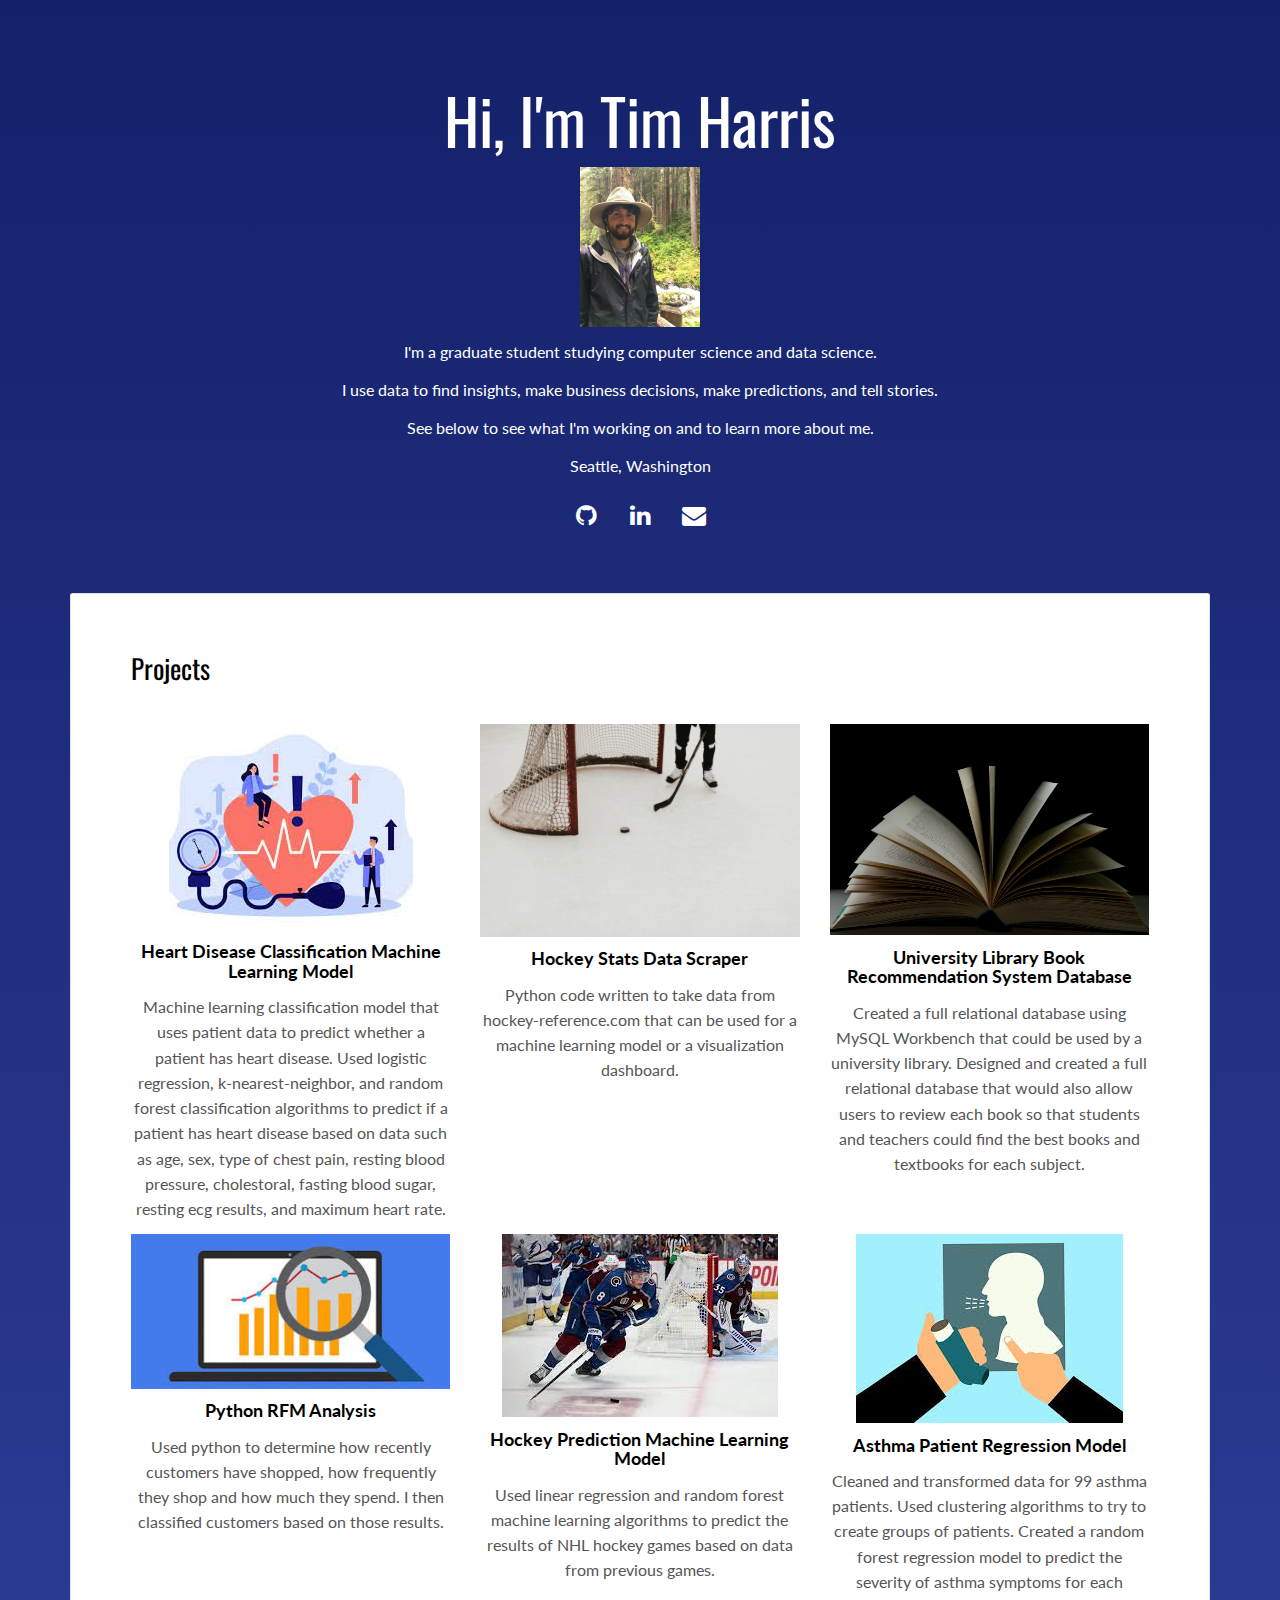
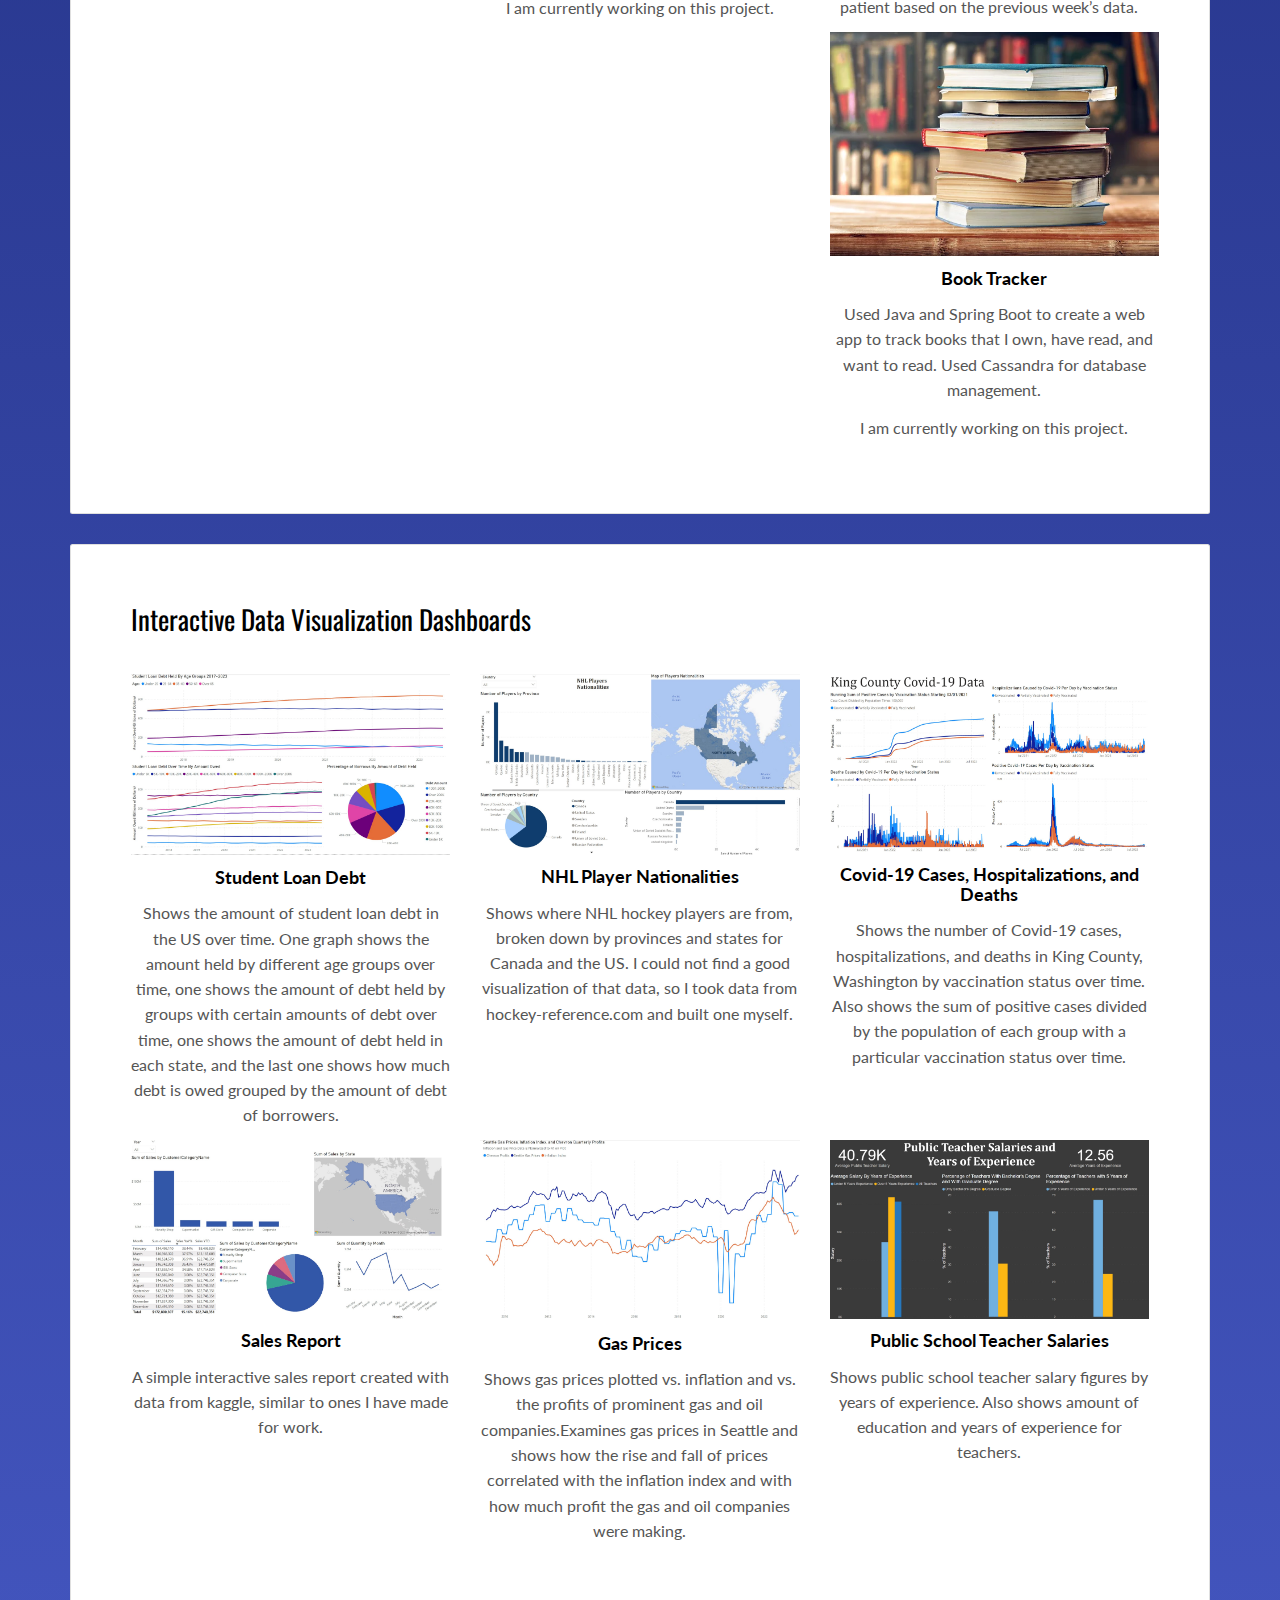
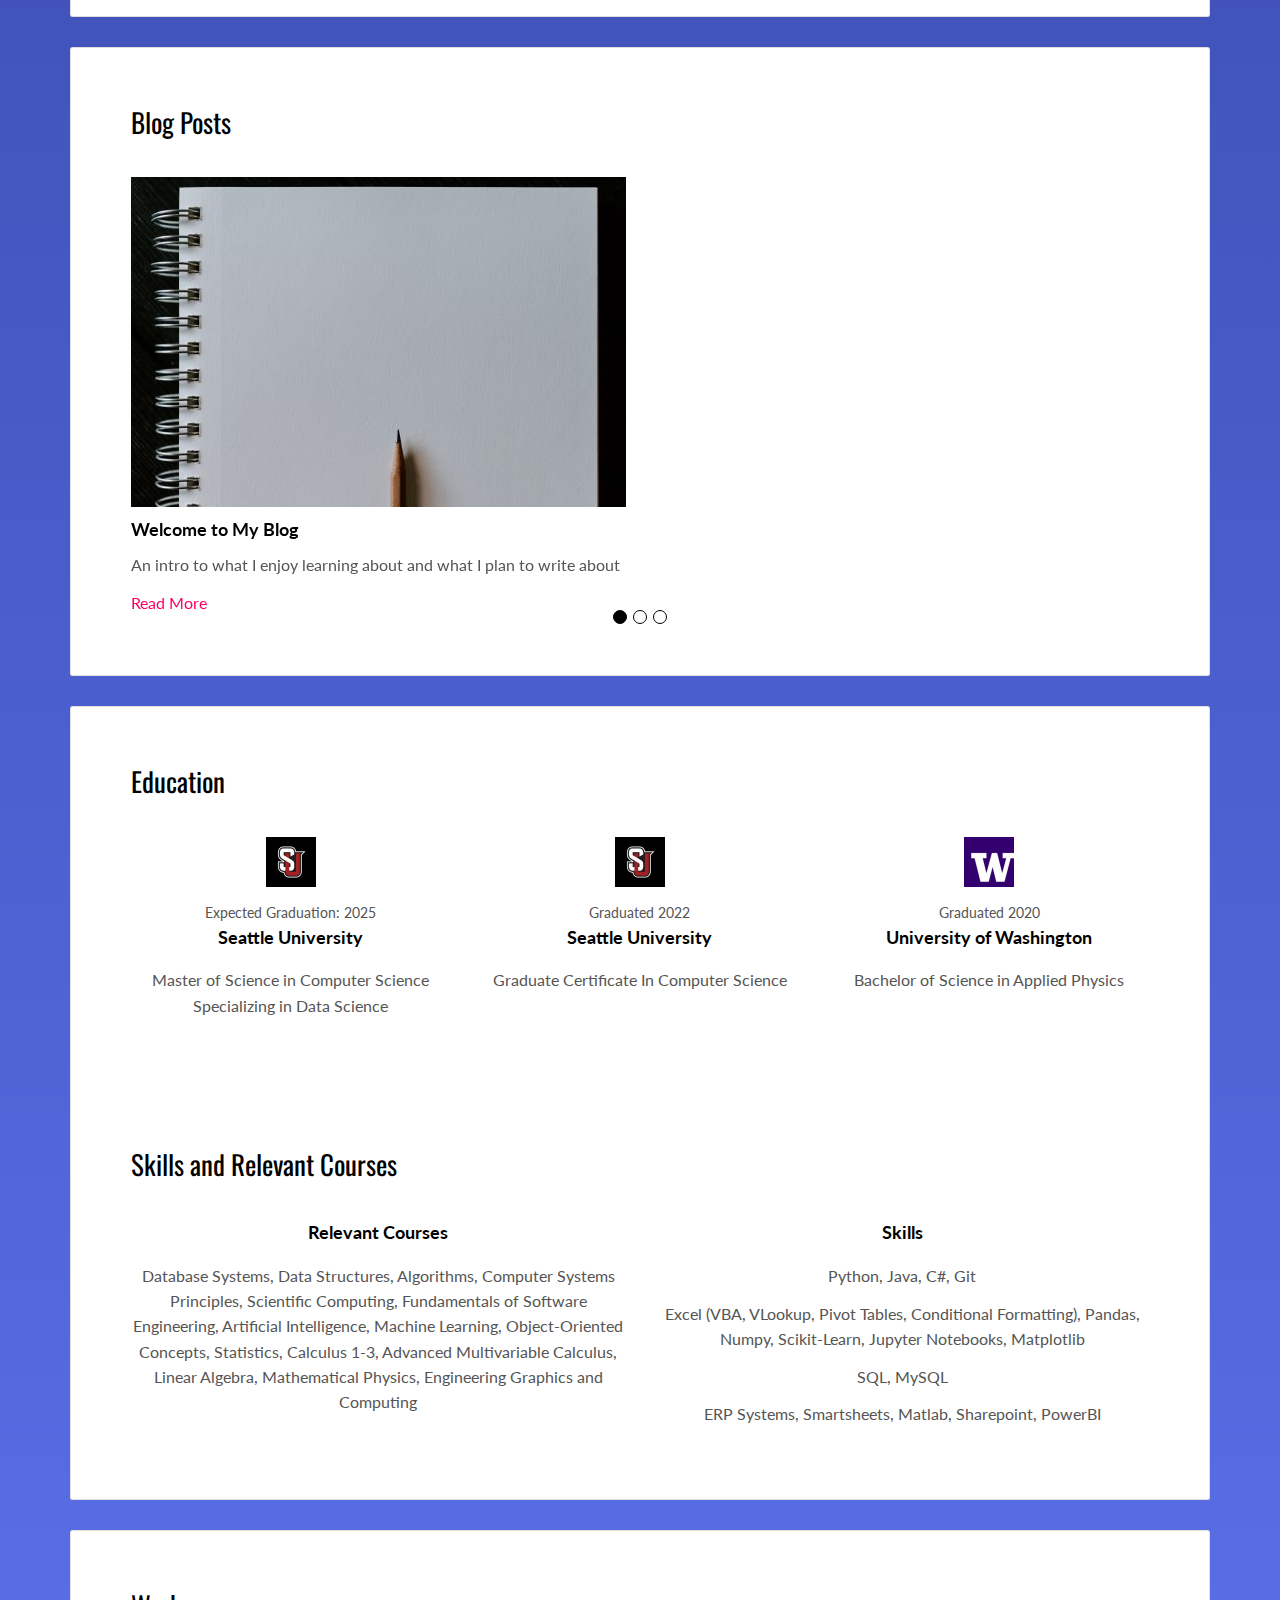
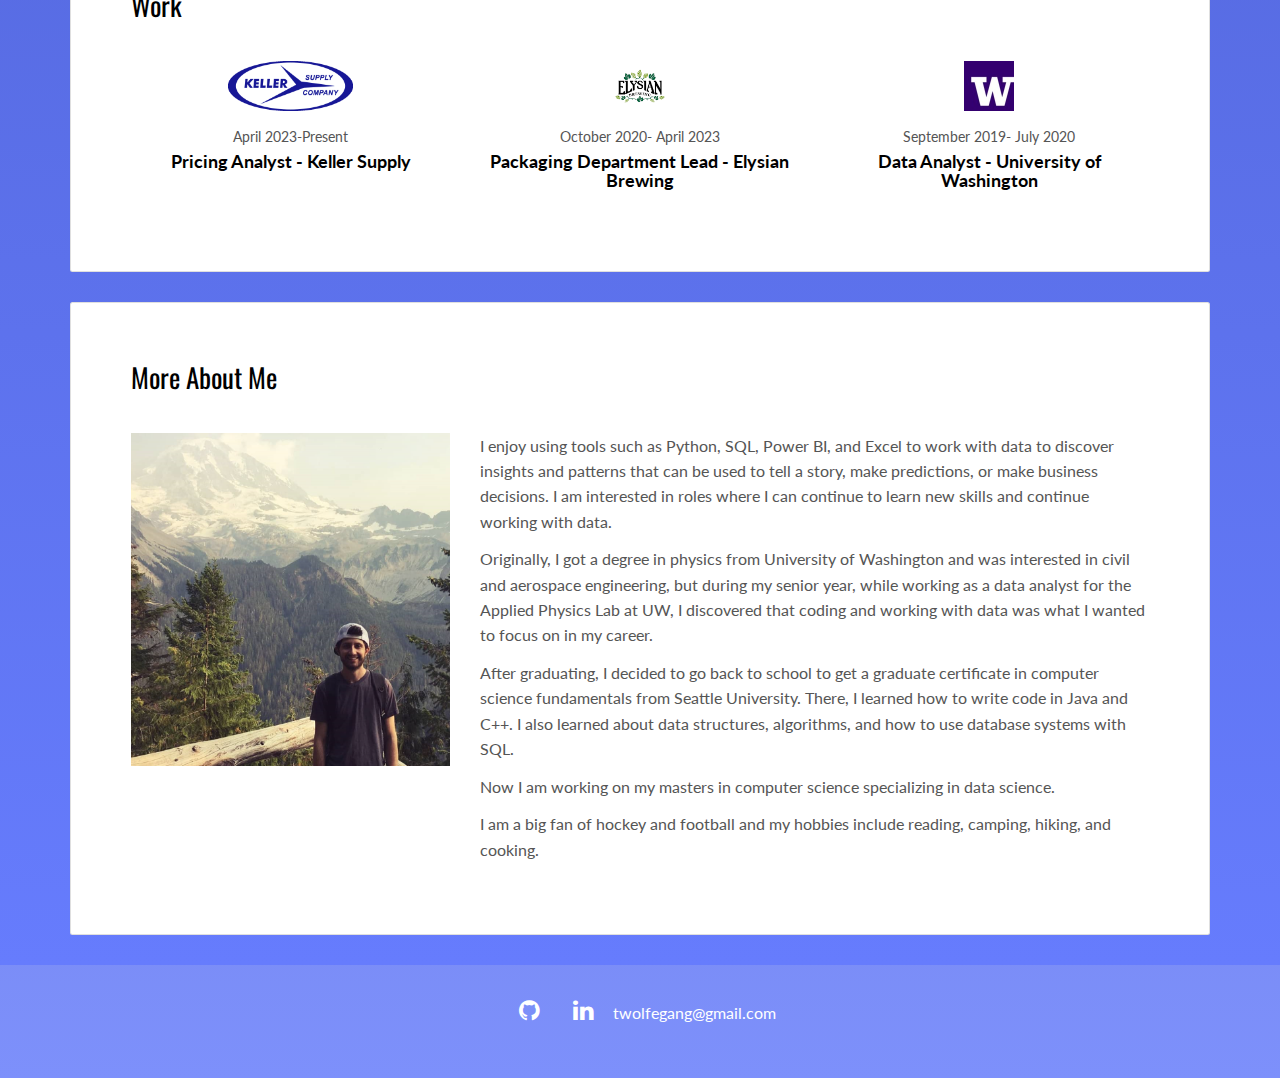
<file: index.html>
<!DOCTYPE html>
<html lang="en">

<head>
  <meta charset="UTF-8">
  <meta content="IE=edge" http-equiv="X-UA-Compatible">
  <meta content="width=device-width,initial-scale=1" name="viewport">
  <meta content="description" name="description">
  <meta name="google" content="notranslate" />
  <meta content="Mashup templates have been developped by Orson.io team" name="author">

  <!-- Disable tap highlight on IE -->
  <meta name="msapplication-tap-highlight" content="no">
  
  <link rel="apple-touch-icon" sizes="180x180" href="apple-icon-180x180.png">
  <link href="book.ico" rel="icon">
  <title>Tim Harris</title>  

<link href="main.d8e0d294.css" rel="stylesheet"></head>

<body class="">

<!-- Add your content of header -->
<div class="background-color-layer" style="background-image: url('img-01.png')"
></div>
<main class="content-wrapper">
  <header class="white-text-container section-container">
    <div class="text-center" style="text-align:center;">
      <h1>Hi, I'm Tim Harris</h1>
	<p></p>
	<img src="thumbnail_image_6483441.jpg" alt="" style="width:120px;height:160px;">
	<p></p>
      <p>I'm a graduate student studying computer science and data science.</p> 
	<p>I use data to find insights, make business decisions, make predictions, and tell stories.</p> 
	<p>See below to see what I'm working on and to learn more about me.</p>
      <p>Seattle, Washington</p>
      <p>
        <a class="fa-icon fa-icon-2x" href="https://github.com/twolfegang" title="">
          <i class="fa fa-github"></i>
        </a>
        <a class="fa-icon fa-icon-2x" href="https://www.linkedin.com/in/twolfegang" title="">
          <i class="fa fa-linkedin"></i>
        </a>
        <a class="fa-icon fa-icon-2x" href="mailto:twolfegang@gmail.com" title="">
          <i class="fa fa-envelope"></i>
        </a>
      </p>
    </div>
  </header>



<!-- Add your site or app content here -->
 <div class="container">
   <div class="row">
     <div class="col-xs-12">
        <div class="card">
          <div class="card-block">
            <h2>Projects</h2>
            <div class="row" style="text-align:center;">
              <div class="col-md-4">
                <img src="Heart.jpg" alt="">
                <h3 class="h5">Heart Disease Classification Machine Learning Model</h3>
                <p>Machine learning classification model that uses patient data to predict whether a patient has heart disease. 
			Used logistic regression, k-nearest-neighbor, and random forest classification algorithms to predict if a patient 
			has heart disease based on data such as age, sex, type of chest pain, resting blood pressure, cholestoral, fasting 
			blood sugar, resting ecg results, and maximum heart rate.	
		</p>
                <p></p>
              </div>
              <div class="col-md-4">
                <img src="hockey (2).jpg" class="img-responsive" alt="">
                <h3 class="h5">Hockey Stats Data Scraper</h3>
                <p>Python code written to take data from hockey-reference.com that can be used for a machine
                  learning model or a visualization dashboard.</p>
                  <p></p>
              </div>
              <div class="col-md-4">
                <img src="booktracker.jpg" class="img-responsive" alt="">
                <h3 class="h5">University Library Book Recommendation System Database</h3>
                <p>Created a full relational database using MySQL Workbench that could be used by a university library. Designed and created 
			a full relational database that would also allow users to review each book so that students and teachers
                  	could find the best books and textbooks for each subject.</p>
                  <p></p>
              </div>
            </div>
            <tr></tr>
            <div class="row" style="text-align:center;">
              <div class="col-md-4">
                <img src="Sales.jpg" class="img-responsive" alt="">
                <h3 class="h5">Python RFM Analysis</h3>
                <p>Used python to determine how recently customers have shopped, how frequently they shop and how much they spend. I then classified customers based on those results.</p>
                <p></p>
                <p></p>
              </div>
              <div class="col-md-4">
                <img src="Makar.jpg" alt="">
                <h3 class="h5">Hockey Prediction Machine Learning Model</h3>
                <p>Used linear regression and random forest machine learning algorithms to predict the results of NHL hockey games based
		on data from previous games.</p>
                <p>I am currently working on this project.</p>
              </div>
	      <div class="col-md-4">
                <img src="Asthma.jpg" alt="">
                <h3 class="h5">Asthma Patient Regression Model</h3>
                <p>Cleaned and transformed data for 99 asthma patients. Used clustering algorithms to try to create groups of patients.
			Created a random forest regression model to predict the severity of asthma symptoms for each 
			patient based on the previous week’s data.</p>
              </div>
	<div class="row" style="text-align:center;">
	      <div class="col-md-4">
                <img src="Book.jpg" class="img-responsive" alt="">
                <h3 class="h5">Book Tracker</h3>
                <p>Used Java and Spring Boot to create a web app to track books that I own, have read, and want to read. 
			Used Cassandra for database management.</p>
                <p>I am currently working on this project.</p>
              </div>	  
            </div>
	    </div>
          </div>
        </div>
	

        <div class="card">
          <div class="card-block">
            <h2>Interactive Data Visualization Dashboards</h2>
            <div class="row" style="text-align:center;">
              <div class="col-md-4">
                <img src="StudentLoan.jpg" class="img-responsive" alt="">
                <h3 class="h5">Student Loan Debt</h3>
                <p>Shows the amount of student loan debt in the US over time. One graph shows the amount
                  held by different age groups over time, one shows the amount of debt held by groups with certain
                  amounts of debt over time, one shows the amount of debt held in each state, and the last one shows
                  how much debt is owed grouped by the amount of debt of borrowers.</p>
                  <p></p>
                  <p></p>
              </div>
              <div class="col-md-4">
                <img src="NHLPlayers.jpg" class="img-responsive" alt="">
                <h3 class="h5">NHL Player Nationalities</h3>
                <p>Shows where NHL hockey players are from, broken down by provinces
                  and states for Canada and the US. I could not find a good visualization of that data, 
                  so I took data from hockey-reference.com and built one myself.</p>
              </div>
              <div class="col-md-4">
                <img src="Covid.jpg" class="img-responsive" alt="">
                <h3 class="h5">Covid-19 Cases, Hospitalizations, and Deaths</h3>
                <p>Shows the number of Covid-19 cases, hospitalizations, and deaths in King County,
                  Washington by vaccination status over time. Also shows the sum of positive cases divided by the
                  population of each group with a particular vaccination status over time.</p>
              </div>
            </div>
            <div class="row" style="text-align:center;">
              <div class="col-md-4">
                <img src="SalesReport.jpg" class="img-responsive" alt="">
                <h3 class="h5">Sales Report</h3>
                <p>A simple interactive sales report created with data from kaggle, similar to ones I have made for work.</p>
              </div>
              <div class="col-md-4">
                <img src="GasPrices.jpg" class="img-responsive" alt="">
                <h3 class="h5">Gas Prices</h3>
                <p>Shows gas prices plotted vs. inflation and vs. the profits of prominent gas and oil
                  companies.Examines gas prices in Seattle and shows how the rise and fall of prices correlated
                  with the inflation index and with how much profit the gas and oil companies were making.</p>
              </div>
              <div class="col-md-4">
                <img src="Teacher.jpg" class="img-responsive" alt="">
                <h3 class="h5">Public School Teacher Salaries</h3>
                <p>Shows public school teacher salary figures by years of experience. Also shows amount of education and years of experience for teachers.</p>
              </div>
            </div>
          </div>
        </div>


	        <div class="card">
          <div class="card-block">
            <h2>Blog Posts</h2>
            <div id="carousel-example-generic" class="carousel slide" data-ride="carousel">
            

            <!-- Wrapper for slides -->
            <div class="carousel-inner" role="listbox">
              <div class="item active">
                <img src="learned.jpg" class="img-responsive" alt="">
                <div class="carousel-caption">
                  <h3 class="h5">Welcome to My Blog</h3>
                  <p>An intro to what I enjoy learning about and what I plan to write about</p>
                  <a href="https://medium.com/@twolfegang/welcome-to-my-blog-fffe9e2629b8">Read More</a>
                </div>
              </div>
              <div class="item">
                <img src="learning.jpg" class="img-responsive" alt="">
                <div class="carousel-caption">
                  <h3 class="h5">What Is Machine Learning?</h3>
                  <p>Explaining machine learning in basic terms for beginners</p>
                  <a href="https://medium.com/@twolfegang/what-is-machine-learning-explaining-the-basic-concept-of-how-it-works-213260e76b90">Read More</a>
                </div>
              </div>

              <div class="item">
                <img src="imposter.jpg" class="img-responsive" alt="">
                <div class="carousel-caption">
                  <h3 class="h5">How Does A Random Forest Algorithm Work?</h3>
                  <p>Random Forest algorithms can be used for classication or regression machine learning models.</p>
                  <a href="https://medium.com/@twolfegang/a-very-quick-explanation-of-random-forest-6c26cb41fc52">Read More</a>
                </div>
              </div>
            </div>

            <!-- Indicators -->
            <ol class="carousel-indicators">
              <li data-target="#carousel-example-generic" data-slide-to="0" class="active"></li>
              <li data-target="#carousel-example-generic" data-slide-to="1"></li>
              <li data-target="#carousel-example-generic" data-slide-to="2"></li>
            </ol>

          </div>
          </div>
        </div>

	     
	<div class="card">
          <div class="card-block">
            <h2>Education</h2>
            <div class="row" style="text-align:center;">

		<div class="col-md-4">
                <div class="education-experience">
		  <img src="SU.jpg" alt="SU" style="width:50px;height:50px;">
			<p></p>
                  <small class="date">Expected Graduation: 2025</small>
                  <h3 class="h5 date-title">Seattle University</h3>
                  <p>Master of Science in Computer Science Specializing in Data Science</p>
        	</div>
        	</div>

		<div class="col-md-4">
                <div class="education-experience">
		  <img src="SU.jpg" alt="SU" class="center" style="width:50px;height:50px;">	
		<p></p>	
                  <small class="date">Graduated 2022</small>
                  <h3 class="h5 date-title">Seattle University</h3>
                  <p>Graduate Certificate In Computer Science</p>
                </div>
              </div>
		    
		<div class="col-md-4">
                <div class="education-experience">
		  <img src="UW.jpg" alt="UW" style="width:50px;height:50px;">	
		<p></p>		
                  <small class="date">Graduated 2020</small>
                  <h3 class="h5 date-title">University of Washington</h3>
                  <p>Bachelor of Science in Applied Physics</p>
                </div>
              </div>
        </div>
      </div>
	        	<div class="card-block">
            	<h2>Skills and Relevant Courses</h2>
		<div class="row" style="text-align:center;">
			<div class="col-md-6">
             		<div class="education-experience">
              			<h3 class="h5 date-title">Relevant Courses</h3>
              			<p>Database Systems, Data Structures, Algorithms, Computer Systems Principles, Scientific Computing, 
				Fundamentals of Software Engineering, Artificial Intelligence, Machine Learning,
                		Object-Oriented Concepts, Statistics, Calculus 1-3, Advanced Multivariable Calculus, Linear Algebra, 
                		Mathematical Physics, Engineering Graphics and Computing</p>
            		</div>
			</div>		

            	<div class="col-md-6">
             		<div class="education-experience">
              		<h3 class="h5 date-title">Skills</h3>
              			<p>Python, Java, C#, Git</p>
				<p>Excel (VBA, VLookup, Pivot Tables, Conditional Formatting), Pandas, Numpy, Scikit-Learn, Jupyter Notebooks, Matplotlib</p>
				<p>SQL, MySQL</p>
				<p>ERP Systems, Smartsheets, Matlab, Sharepoint, PowerBI</p> 
            		</div>
          	</div>
        </div>
	</div>
	</div>
          </div>
        </div>

	<div class="card">
          <div class="card-block">
            <h2>Work</h2>
	<div class="row" style="text-align:center;">
            <div class="col-md-4">
        	<div class="education-experience">
		<img src="keller.png" alt="keller" style="width:125px;height:50px;">
		<p></p>
              <small class="date">April 2023-Present</small>
              <h3 class="h5 date-title">Pricing Analyst - <a href="https://kellersupply.com" title="">Keller Supply</a></h3>
            </div>
	    </div>

            <div class="col-md-4">
        	<div class="education-experience">
		<img src="old.png" alt="elysian" style="width:50px;height:50px;">
		<p></p>
              <small class="date">October 2020- April 2023</small>
              <h3 class="h5 date-title">Packaging Department Lead - <a href="https://elysianbrewing.com" title="">Elysian Brewing</a></h3>
            </div>
	    </div>

            <div class="col-md-4">
        	<div class="education-experience">
		<img src="UW.jpg" alt="UW" style="width:50px;height:50px;">
		<p></p>
              <small class="date">September 2019- July 2020</small>
              <h3 class="h5 date-title">Data Analyst - <a href="https://www.apl.washington.edu/" title="">University of Washington</a></h3> 
            </div>
          </div>
        </div>
	</div>
	</div>
	 
       
	 
       <div class="card">
          <div class="card-block">
            <h2>More About Me</h2>
            <div class="row">
              <div class="col-md-4">
                <p><img src="img-01.png" class="img-responsive" alt=""></p>
              </div>
              <div class="col-md-8">

              <p>I enjoy using tools such as Python, SQL, Power BI, and Excel to work with data to discover insights 
                and patterns that can be used to tell a story, make predictions, or make business decisions. 
                I am interested in roles where I can continue to learn new skills and continue working with data. </p>
              <p>Originally, I got a degree in physics from University of Washington and was interested in civil and 
                aerospace engineering, but during my senior year, while working as a data analyst for the 
                Applied Physics Lab at UW, I discovered that coding and working with data was what I wanted to 
                focus on in my career. </p>
              <p>After graduating, I decided to go back to school to get a graduate certificate in computer science 
                fundamentals from Seattle University. There, I learned how to write code in Java and C++. I also learned 
                about data structures, algorithms, and how to use database systems with SQL. </p>
              <p>Now I am working on my masters in computer science specializing in data science.</p>
              <p> I am a big fan of hockey and football and my hobbies include reading, camping, hiking, and cooking. </p>    
              </div>
            </div>
          </div>
        </div>
     </div>
   </div>
 </div>

</main>
<footer class="footer-container white-text-container text-center">
  <div class="container">
    <div class="row">
      <div class="col-xs-12">
        
               
          <a class="fa-icon fa-icon-2x" href="https://github.com/twolfegang" title="">
            <i class="fa fa-github"></i>
          </a>
          <a class="fa-icon fa-icon-2x" href="https://www.linkedin.com/in/twolfegang" title="">
            <i class="fa fa-linkedin"></i>
          </a>
          <a href="mailto:twolfegang@gmail.com">twolfegang@gmail.com</a>
        </p>
      </div>
    </div>
  </div>
</footer>

<script>
  document.addEventListener("DOMContentLoaded", function (event) {
     scrollRevelation('.card');
  });
</script>
<!-- Google Analytics: change UA-XXXXX-X to be your site's ID 

<script>
  (function (i, s, o, g, r, a, m) {
    i['GoogleAnalyticsObject'] = r; i[r] = i[r] || function () {
      (i[r].q = i[r].q || []).push(arguments)
    }, i[r].l = 1 * new Date(); a = s.createElement(o),
      m = s.getElementsByTagName(o)[0]; a.async = 1; a.src = g; m.parentNode.insertBefore(a, m)
  })(window, document, 'script', '//www.google-analytics.com/analytics.js', 'ga');
  ga('create', 'UA-XXXXX-X', 'auto');
  ga('send', 'pageview');
</script>

--><script type="text/javascript" src="main.bc58148c.js"></script></body>

</html>
</file>
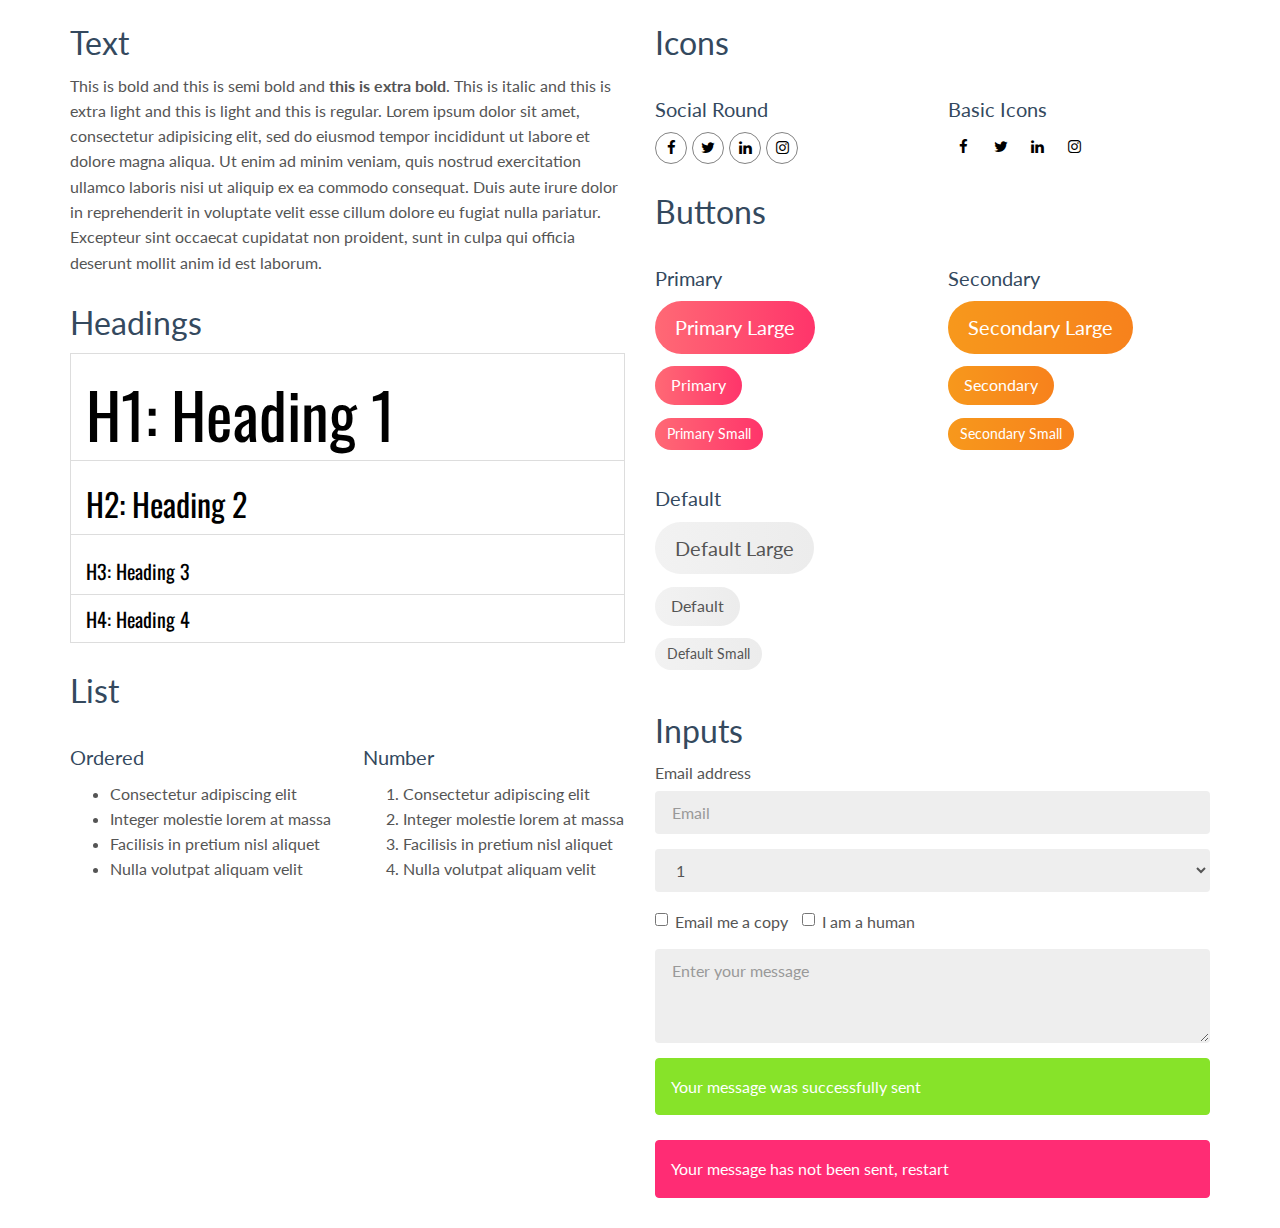
<file: components.html>
<!DOCTYPE html>
<html lang="en">

<head>
  <meta charset="UTF-8">
  <meta content="IE=edge" http-equiv="X-UA-Compatible">
  <meta content="width=device-width,initial-scale=1" name="viewport">
  <meta content="description" name="description">
  <meta name="google" content="notranslate" />
  <meta content="Mashup templates have been developped by Orson.io team" name="author">

  <!-- Disable tap highlight on IE -->
  <meta name="msapplication-tap-highlight" content="no">
  
  <link rel="apple-touch-icon" sizes="180x180" href="./assets/apple-icon-180x180.png">
  <link href="./assets/favicon.ico" rel="icon">

  <title>Title page</title>  

<link href="./main.d8e0d294.css" rel="stylesheet"></head>

<body class="white">


<!-- Add your site or app content here -->
  <div class="container">
    <div class="row">
      <div class="col-xs-12 col-md-6">

        <div class="template-example">
          <h2 class="template-title-example">Text</h2>
          <p>This is bold and this is semi bold and <b>this is extra bold</b>. This is italic and this is extra light and this is light
          and this is regular. Lorem ipsum dolor sit amet, consectetur adipisicing elit, sed do eiusmod
          tempor incididunt ut labore et dolore magna aliqua. Ut enim ad minim veniam,
          quis nostrud exercitation ullamco laboris nisi ut aliquip ex ea commodo
          consequat. Duis aute irure dolor in reprehenderit in voluptate velit esse
          cillum dolore eu fugiat nulla pariatur. Excepteur sint occaecat cupidatat non
          proident, sunt in culpa qui officia deserunt mollit anim id est laborum.
          </p>
        </div>

        <div class="template-example">
          <h2 class="template-title-example">Headings</h2>
          
          <table class="table table-bordered">
            <tr><td><h1>H1: Heading 1</h1></td></tr>
            <tr><td><h2>H2: Heading 2</h2></td></tr>
            <tr><td><h3>H3: Heading 3</h3></td></tr>
            <tr><td><h4>H4: Heading 4</h4></td></tr>
          </table>
          
        </div>

        
        <div class="template-example">
          <h2 class="template-title-example">List</h2>
          <div class="row">
            <div class="col-md-6">
              <h3 class="template-title-example">Ordered</h3>
              <ul>
                <li>Consectetur adipiscing elit</li>
                <li>Integer molestie lorem at massa</li>
                <li>Facilisis in pretium nisl aliquet</li>
                <li>Nulla volutpat aliquam velit</li>
              </ul>
            </div>
            <div class="col-md-6">
              <h3 class="template-title-example">Number</h3>
              <ol>
                <li>Consectetur adipiscing elit</li>
                <li>Integer molestie lorem at massa</li>
                <li>Facilisis in pretium nisl aliquet</li>
                <li>Nulla volutpat aliquam velit</li>
              </ol>
            </div>
          </div>
        </div>
        
      </div>

      <div class="col-xs-12 col-md-6">
        <div class="template-example">
          <h2 class="template-title-example">Icons</h2>
          
          <div class="row">
            <div class="col-md-6">
              <h3 class="template-title-example">Social Round</h2>
              <ul class="list-icons">
                <li>
                  <a href="" class="social-round-icon fa-icon">
                    <i class="fa fa-facebook"></i>
                  </a>
                </li>
                <li>
                  <a href="" class="social-round-icon fa-icon">
                    <i class="fa fa-twitter"></i>
                  </a>
                </li>
                <li>
                  <a href="" class="social-round-icon fa-icon">
                    <i class="fa fa-linkedin"></i>
                  </a>
                </li>
                <li>
                  <a href="" class="social-round-icon fa-icon">
                    <i class="fa fa-instagram"></i>
                  </a>
                </li>
              </ul>
            </div>
            <div class="col-md-6">
               <h3 class="template-title-example">Basic Icons</h2>
                <ul class="list-icons">
                  <li>
                    <span class="fa-icon">
                      <i class="fa fa-facebook"></i>
                    </span>
                  </li>
                  <li>
                    <span class="fa-icon">
                      <i class="fa fa-twitter"></i>
                    </span>
                  </li>
                  <li>
                    <span class="fa-icon">
                      <i class="fa fa-linkedin"></i>
                    </span>
                  </li>
                  <li>
                    <span class="fa-icon">
                      <i class="fa fa-instagram"></i>
                    </span>
                  </li>
                </ul>
            </div>

          </div>


          


        </div>

        <div class="template-example">
          <h2 class="template-title-example">Buttons</h2>
          <div class="row">
            <div class="col-md-6">
              <h3 class="template-title-example">Primary</h2>
              <div class="row">
                  <div class="col-md-6">
                  <p><a href="" class="btn btn-primary btn-lg">Primary Large</a></p>
                  <p><a href="" class="btn btn-primary">Primary </a></p>
                  <p><a href="" class="btn btn-primary btn-sm">Primary Small</a></p>
                </div>
              </div>

              <h3 class="template-title-example">Default</h2>
              <div class="row">
                  <div class="col-md-6">
                  <p><a href="" class="btn btn-default btn-lg">Default Large</a></p>
                  <p><a href="" class="btn btn-default">Default </a></p>
                  <p><a href="" class="btn btn-default btn-sm">Default Small</a></p>
                </div>
              </div>

            </div>

            <div class="col-md-6">
              <h3 class="template-title-example">Secondary</h2>
              <div class="row">
                  <div class="col-md-6">
                  <p><a href="" class="btn btn-info btn-lg">Secondary Large</a></p>
                  <p><a href="" class="btn btn-info">Secondary </a></p>
                  <p><a href="" class="btn btn-info btn-sm">Secondary Small</a></p>
                </div>
              </div>
            </div>
          </div>
        </div>
        
        <div class="template-example">
          <h2 class="template-title-example">Inputs</h2>

            <div class="form-group">
              <label for="exampleInputEmail1">Email address</label>
              <input type="email" class="form-control" id="exampleInputEmail1" placeholder="Email">
            </div>

            <div class="form-group">
              <select class="form-control">
                <option>1</option>
                <option>2</option>
                <option>3</option>
                <option>4</option>
                <option>5</option>
              </select>
            </div>

            <div class="form-group">
              <label class="checkbox-inline">
                <input 
                type="checkbox" id="inlineCheckbox1" value="option1"> Email me a copy
              </label>
              <label class="checkbox-inline">
                <input type="checkbox" id="inlineCheckbox2" value="option2"> I am a human
              </label>
            </div>

            <div class="form-group">
              <textarea class="form-control" rows="3" placeholder="Enter your message"></textarea>
            </div>
            
            <div class="alert alert-success" role="alert">Your message was successfully sent</div>
            <div class="alert alert-danger" role="alert">Your message has not been sent, restart</div>
        </div>




      </div>
    </div>
  </div>

<script type="text/javascript" src="./main.bc58148c.js"></script>
</file>
<file: main.d8e0d294.css>
@import url(https://fonts.googleapis.com/css?family=Lato:400,700|Oswald);@import url(https://maxcdn.bootstrapcdn.com/font-awesome/4.7.0/css/font-awesome.min.css);/*!
 * Bootstrap v3.3.7 (http://getbootstrap.com)
 * Copyright 2011-2016 Twitter, Inc.
 * Licensed under MIT (https://github.com/twbs/bootstrap/blob/master/LICENSE)
 */
/*! normalize.css v3.0.3 | MIT License | github.com/necolas/normalize.css */html{font-family:sans-serif;-ms-text-size-adjust:100%;-webkit-text-size-adjust:100%}body{margin:0}article,aside,details,figcaption,figure,footer,header,hgroup,main,menu,nav,section,summary{display:block}audio,canvas,progress,video{display:inline-block;vertical-align:baseline}audio:not([controls]){display:none;height:0}[hidden],template{display:none}a{background-color:transparent}a:active,a:hover{outline:0}abbr[title]{border-bottom:1px dotted}b,strong{font-weight:700}dfn{font-style:italic}h1{font-size:2em;margin:.67em 0}mark{background:#ff0;color:#000}small{font-size:80%}sub,sup{font-size:75%;line-height:0;position:relative;vertical-align:baseline}sup{top:-.5em}sub{bottom:-.25em}img{border:0}svg:not(:root){overflow:hidden}figure{margin:1em 40px}hr{box-sizing:content-box;height:0}pre{overflow:auto}code,kbd,pre,samp{font-family:monospace,monospace;font-size:1em}button,input,optgroup,select,textarea{color:inherit;font:inherit;margin:0}button{overflow:visible}button,select{text-transform:none}button,html input[type=button],input[type=reset],input[type=submit]{-webkit-appearance:button;cursor:pointer}button[disabled],html input[disabled]{cursor:default}button::-moz-focus-inner,input::-moz-focus-inner{border:0;padding:0}input{line-height:normal}input[type=checkbox],input[type=radio]{box-sizing:border-box;padding:0}input[type=number]::-webkit-inner-spin-button,input[type=number]::-webkit-outer-spin-button{height:auto}input[type=search]{-webkit-appearance:textfield;box-sizing:content-box}input[type=search]::-webkit-search-cancel-button,input[type=search]::-webkit-search-decoration{-webkit-appearance:none}fieldset{border:1px solid silver;margin:0 2px;padding:.35em .625em .75em}textarea{overflow:auto}optgroup{font-weight:700}table{border-collapse:collapse;border-spacing:0}td,th{padding:0}

.content-wrapper{
    background-image: linear-gradient(#14216A, #667CFD);
}

/*! Source: https://github.com/h5bp/html5-boilerplate/blob/master/src/css/main.css */@media print{*,:after,:before{background:transparent!important;
color:#000!important;
box-shadow:none!important;
text-shadow:none!important}

a,a:visited{text-decoration:underline}

a[href]:after{content:" (" attr(href) ")"}

abbr[title]:after{content:" (" attr(title) ")"}

a[href^="#"]:after,a[href^="javascript:"]:after{content:""}

blockquote,pre{border:1px solid #999;
page-break-inside:avoid}

thead{display:table-header-group}

img,tr{page-break-inside:avoid}

img{max-width:100%!important}

h2,h3,p{orphans:3;
widows:3}

h2,h3{page-break-after:avoid}

.navbar{display:none}

.btn>.caret,.dropup>.btn>.caret{border-top-color:#000!important}

.label{border:1px solid #000}

.table{border-collapse:collapse!important}

.table td,.table th{background-color:#fff!important}

.table-bordered td,.table-bordered th{border:1px solid #ddd!important}

}

*,:after,:before{-webkit-box-sizing:border-box;
-moz-box-sizing:border-box;
box-sizing:border-box}

html{font-size:10px;
-webkit-tap-highlight-color:transparent}

body{font-family:Lato,Helvetica,Arial,sans-serif;
font-size:16px;
line-height:1.58;
color:#555;
background-color:#fff}

button,input,select,textarea{font-family:inherit;
font-size:inherit;
line-height:inherit}

a{color:#ff0060;
text-decoration:none}

a:focus,a:hover{color:#b30043;
text-decoration:underline}

a:focus{outline:5px auto -webkit-focus-ring-color;
outline-offset:-2px}

figure{margin:0}

img{vertical-align:middle}

.img-responsive{display:block;
max-width:100%;
height:auto}

.img-rounded{border-radius:6px}

.img-thumbnail{padding:4px;
line-height:1.58;
background-color:#fff;
border:1px solid #ddd;
border-radius:4px;
-webkit-transition:all .2s ease-in-out;
-o-transition:all .2s ease-in-out;
transition:all .2s ease-in-out;
display:inline-block;
max-width:100%;
height:auto}

.img-circle{border-radius:50%}

hr{margin-top:25px;
margin-bottom:25px;
border:0;
border-top:1px solid #eee}

.sr-only{position:absolute;
width:1px;
height:1px;
margin:-1px;
padding:0;
overflow:hidden;
clip:rect(0,0,0,0);
border:0}

.sr-only-focusable:active,.sr-only-focusable:focus{position:static;
width:auto;
height:auto;
margin:0;
overflow:visible;
clip:auto}

[role=button]{cursor:pointer}

.h1,.h2,.h3,.h4,.h5,.h6,h1,h2,h3,h4,h5,h6{font-family:Oswald,Helvetica,Arial,sans-serif;
font-weight:400;
line-height:1.1;
color:#000}

.h1 .small,.h1 small,.h2 .small,.h2 small,.h3 .small,.h3 small,.h4 .small,.h4 small,.h5 .small,.h5 small,.h6 .small,.h6 small,h1 .small,h1 small,h2 .small,h2 small,h3 .small,h3 small,h4 .small,h4 small,h5 .small,h5 small,h6 .small,h6 small{font-weight:400;
line-height:1;
color:#777}

.h1,.h2,.h3,h1,h2,h3{margin-top:25px;
margin-bottom:12.5px}

.h1 .small,.h1 small,.h2 .small,.h2 small,.h3 .small,.h3 small,h1 .small,h1 small,h2 .small,h2 small,h3 .small,h3 small{font-size:65%}

.h4,.h5,.h6,h4,h5,h6{margin-top:12.5px;
margin-bottom:12.5px}

.h4 .small,.h4 small,.h5 .small,.h5 small,.h6 .small,.h6 small,h4 .small,h4 small,h5 .small,h5 small,h6 .small,h6 small{font-size:75%}

.h1,h1{font-size:63px}

.h2,h2{font-size:27px}

.h3,.h4,h3,h4{font-size:20px}

.h5,h5{font-size:18px}

.h6,h6{font-size:14px}

p{margin:0 0 12.5px}

.lead{margin-bottom:25px;
font-size:18px;
font-weight:300;
line-height:1.4}

@media (min-width:768px){.lead{font-size:24px}

}

.small,small{font-size:87%}

.mark,mark{background-color:#fcf8e3;
padding:.2em}

.text-left{text-align:left}

.text-right{text-align:right}

.text-center{text-align:center}

.text-justify{text-align:justify}

.text-nowrap{white-space:nowrap}

.text-lowercase{text-transform:lowercase}

.initialism,.text-uppercase{text-transform:uppercase}

.text-capitalize{text-transform:capitalize}

.text-muted{color:#777}

.text-primary{color:#ff0060}

a.text-primary:focus,a.text-primary:hover{color:#cc004d}

.text-success{color:#fff}

a.text-success:focus,a.text-success:hover{color:#e6e6e6}

.text-info{color:#31708f}

a.text-info:focus,a.text-info:hover{color:#245269}

.text-warning{color:#8a6d3b}

a.text-warning:focus,a.text-warning:hover{color:#66512c}

.text-danger{color:#fff}

a.text-danger:focus,a.text-danger:hover{color:#e6e6e6}

.bg-primary{color:#fff;
background-color:#ff0060}

a.bg-primary:focus,a.bg-primary:hover{background-color:#cc004d}

.bg-success{background-color:#87e329}

a.bg-success:focus,a.bg-success:hover{background-color:#6dc019}

.bg-info{background-color:#d9edf7}

a.bg-info:focus,a.bg-info:hover{background-color:#afd9ee}

.bg-warning{background-color:#fcf8e3}

a.bg-warning:focus,a.bg-warning:hover{background-color:#f7ecb5}

.bg-danger{background-color:#ff2c74}

a.bg-danger:focus,a.bg-danger:hover{background-color:#f80055}

.page-header{padding-bottom:11.5px;
margin:50px 0 25px;
border-bottom:1px solid #eee}

ol,ul{margin-top:0;
margin-bottom:12.5px}

ol ol,ol ul,ul ol,ul ul{margin-bottom:0}

.list-inline,.list-unstyled{padding-left:0;
list-style:none}

.list-inline{margin-left:-5px}

.list-inline>li{display:inline-block;
padding-left:5px;
padding-right:5px}

dl{margin-top:0;
margin-bottom:25px}

dd,dt{line-height:1.58}

dt{font-weight:700}

dd{margin-left:0}

.dl-horizontal dd:after,.dl-horizontal dd:before{content:" ";
display:table}

.dl-horizontal dd:after{clear:both}

@media (min-width:768px){.dl-horizontal dt{float:left;
width:160px;
clear:left;
text-align:right;
overflow:hidden;
text-overflow:ellipsis;
white-space:nowrap}

.dl-horizontal dd{margin-left:180px}

}

abbr[data-original-title],abbr[title]{cursor:help;
border-bottom:1px dotted #777}

.initialism{font-size:90%}

blockquote{padding:12.5px 25px;
margin:0 0 25px;
font-size:20px;
border-left:5px solid #eee}

blockquote ol:last-child,blockquote p:last-child,blockquote ul:last-child{margin-bottom:0}

blockquote .small,blockquote footer,blockquote small{display:block;
font-size:80%;
line-height:1.58;
color:#777}

blockquote .small:before,blockquote footer:before,blockquote small:before{content:"\2014   \A0"}

.blockquote-reverse,blockquote.pull-right{padding-right:15px;
padding-left:0;
border-right:5px solid #eee;
border-left:0;
text-align:right}

.blockquote-reverse .small:before,.blockquote-reverse footer:before,.blockquote-reverse small:before,blockquote.pull-right .small:before,blockquote.pull-right footer:before,blockquote.pull-right small:before{content:""}

.blockquote-reverse .small:after,.blockquote-reverse footer:after,.blockquote-reverse small:after,blockquote.pull-right .small:after,blockquote.pull-right footer:after,blockquote.pull-right small:after{content:"\A0   \2014"}

address{margin-bottom:25px;
font-style:normal;
line-height:1.58}

code,kbd,pre,samp{font-family:Menlo,Monaco,Consolas,Courier New,monospace}

code{color:#c7254e;
background-color:#f9f2f4;
border-radius:4px}

code,kbd{padding:2px 4px;
font-size:90%}

kbd{color:#fff;
background-color:#333;
border-radius:3px;
box-shadow:inset 0 -1px 0 rgba(0,0,0,.25)}

kbd kbd{padding:0;
font-size:100%;
font-weight:700;
box-shadow:none}

pre{display:block;
padding:12px;
margin:0 0 12.5px;
font-size:15px;
line-height:1.58;
word-break:break-all;
word-wrap:break-word;
color:#333;
background-color:#f5f5f5;
border:1px solid #ccc;
border-radius:4px}

pre code{padding:0;
font-size:inherit;
color:inherit;
white-space:pre-wrap;
background-color:transparent;
border-radius:0}

.pre-scrollable{max-height:340px;
overflow-y:scroll}

.container{margin-right:auto;
margin-left:auto;
padding-left:15px;
padding-right:15px}

.container:after,.container:before{content:" ";
display:table}

.container:after{clear:both}

@media (min-width:768px){.container{width:750px}

}

@media (min-width:992px){.container{width:970px}

}

@media (min-width:1200px){.container{width:1170px}

}

.container-fluid{margin-right:auto;
margin-left:auto;
padding-left:15px;
padding-right:15px}

.container-fluid:after,.container-fluid:before{content:" ";
display:table}

.container-fluid:after{clear:both}

.row{margin-left:-15px;
margin-right:-15px}

.row:after,.row:before{content:" ";
display:table}

.row:after{clear:both}

.col-lg-1,.col-lg-2,.col-lg-3,.col-lg-4,.col-lg-5,.col-lg-6,.col-lg-7,.col-lg-8,.col-lg-9,.col-lg-10,.col-lg-11,.col-lg-12,.col-md-1,.col-md-2,.col-md-3,.col-md-4,.col-md-5,.col-md-6,.col-md-7,.col-md-8,.col-md-9,.col-md-10,.col-md-11,.col-md-12,.col-sm-1,.col-sm-2,.col-sm-3,.col-sm-4,.col-sm-5,.col-sm-6,.col-sm-7,.col-sm-8,.col-sm-9,.col-sm-10,.col-sm-11,.col-sm-12,.col-xs-1,.col-xs-2,.col-xs-3,.col-xs-4,.col-xs-5,.col-xs-6,.col-xs-7,.col-xs-8,.col-xs-9,.col-xs-10,.col-xs-11,.col-xs-12{position:relative;
min-height:1px;
padding-left:15px;
padding-right:15px}

.col-xs-1,.col-xs-2,.col-xs-3,.col-xs-4,.col-xs-5,.col-xs-6,.col-xs-7,.col-xs-8,.col-xs-9,.col-xs-10,.col-xs-11,.col-xs-12{float:left}

.col-xs-1{width:8.33333%}

.col-xs-2{width:16.66667%}

.col-xs-3{width:25%}

.col-xs-4{width:33.33333%}

.col-xs-5{width:41.66667%}

.col-xs-6{width:50%}

.col-xs-7{width:58.33333%}

.col-xs-8{width:66.66667%}

.col-xs-9{width:75%}

.col-xs-10{width:83.33333%}

.col-xs-11{width:91.66667%}

.col-xs-12{width:100%}

.col-xs-pull-0{right:auto}

.col-xs-pull-1{right:8.33333%}

.col-xs-pull-2{right:16.66667%}

.col-xs-pull-3{right:25%}

.col-xs-pull-4{right:33.33333%}

.col-xs-pull-5{right:41.66667%}

.col-xs-pull-6{right:50%}

.col-xs-pull-7{right:58.33333%}

.col-xs-pull-8{right:66.66667%}

.col-xs-pull-9{right:75%}

.col-xs-pull-10{right:83.33333%}

.col-xs-pull-11{right:91.66667%}

.col-xs-pull-12{right:100%}

.col-xs-push-0{left:auto}

.col-xs-push-1{left:8.33333%}

.col-xs-push-2{left:16.66667%}

.col-xs-push-3{left:25%}

.col-xs-push-4{left:33.33333%}

.col-xs-push-5{left:41.66667%}

.col-xs-push-6{left:50%}

.col-xs-push-7{left:58.33333%}

.col-xs-push-8{left:66.66667%}

.col-xs-push-9{left:75%}

.col-xs-push-10{left:83.33333%}

.col-xs-push-11{left:91.66667%}

.col-xs-push-12{left:100%}

.col-xs-offset-0{margin-left:0}

.col-xs-offset-1{margin-left:8.33333%}

.col-xs-offset-2{margin-left:16.66667%}

.col-xs-offset-3{margin-left:25%}

.col-xs-offset-4{margin-left:33.33333%}

.col-xs-offset-5{margin-left:41.66667%}

.col-xs-offset-6{margin-left:50%}

.col-xs-offset-7{margin-left:58.33333%}

.col-xs-offset-8{margin-left:66.66667%}

.col-xs-offset-9{margin-left:75%}

.col-xs-offset-10{margin-left:83.33333%}

.col-xs-offset-11{margin-left:91.66667%}

.col-xs-offset-12{margin-left:100%}

@media (min-width:768px){.col-sm-1,.col-sm-2,.col-sm-3,.col-sm-4,.col-sm-5,.col-sm-6,.col-sm-7,.col-sm-8,.col-sm-9,.col-sm-10,.col-sm-11,.col-sm-12{float:left}

.col-sm-1{width:8.33333%}

.col-sm-2{width:16.66667%}

.col-sm-3{width:25%}

.col-sm-4{width:33.33333%}

.col-sm-5{width:41.66667%}

.col-sm-6{width:50%}

.col-sm-7{width:58.33333%}

.col-sm-8{width:66.66667%}

.col-sm-9{width:75%}

.col-sm-10{width:83.33333%}

.col-sm-11{width:91.66667%}

.col-sm-12{width:100%}

.col-sm-pull-0{right:auto}

.col-sm-pull-1{right:8.33333%}

.col-sm-pull-2{right:16.66667%}

.col-sm-pull-3{right:25%}

.col-sm-pull-4{right:33.33333%}

.col-sm-pull-5{right:41.66667%}

.col-sm-pull-6{right:50%}

.col-sm-pull-7{right:58.33333%}

.col-sm-pull-8{right:66.66667%}

.col-sm-pull-9{right:75%}

.col-sm-pull-10{right:83.33333%}

.col-sm-pull-11{right:91.66667%}

.col-sm-pull-12{right:100%}

.col-sm-push-0{left:auto}

.col-sm-push-1{left:8.33333%}

.col-sm-push-2{left:16.66667%}

.col-sm-push-3{left:25%}

.col-sm-push-4{left:33.33333%}

.col-sm-push-5{left:41.66667%}

.col-sm-push-6{left:50%}

.col-sm-push-7{left:58.33333%}

.col-sm-push-8{left:66.66667%}

.col-sm-push-9{left:75%}

.col-sm-push-10{left:83.33333%}

.col-sm-push-11{left:91.66667%}

.col-sm-push-12{left:100%}

.col-sm-offset-0{margin-left:0}

.col-sm-offset-1{margin-left:8.33333%}

.col-sm-offset-2{margin-left:16.66667%}

.col-sm-offset-3{margin-left:25%}

.col-sm-offset-4{margin-left:33.33333%}

.col-sm-offset-5{margin-left:41.66667%}

.col-sm-offset-6{margin-left:50%}

.col-sm-offset-7{margin-left:58.33333%}

.col-sm-offset-8{margin-left:66.66667%}

.col-sm-offset-9{margin-left:75%}

.col-sm-offset-10{margin-left:83.33333%}

.col-sm-offset-11{margin-left:91.66667%}

.col-sm-offset-12{margin-left:100%}

}

@media (min-width:992px){.col-md-1,.col-md-2,.col-md-3,.col-md-4,.col-md-5,.col-md-6,.col-md-7,.col-md-8,.col-md-9,.col-md-10,.col-md-11,.col-md-12{float:left}

.col-md-1{width:8.33333%}

.col-md-2{width:16.66667%}

.col-md-3{width:25%}

.col-md-4{width:33.33333%}

.col-md-5{width:41.66667%}

.col-md-6{width:50%}

.col-md-7{width:58.33333%}

.col-md-8{width:66.66667%}

.col-md-9{width:75%}

.col-md-10{width:83.33333%}

.col-md-11{width:91.66667%}

.col-md-12{width:100%}

.col-md-pull-0{right:auto}

.col-md-pull-1{right:8.33333%}

.col-md-pull-2{right:16.66667%}

.col-md-pull-3{right:25%}

.col-md-pull-4{right:33.33333%}

.col-md-pull-5{right:41.66667%}

.col-md-pull-6{right:50%}

.col-md-pull-7{right:58.33333%}

.col-md-pull-8{right:66.66667%}

.col-md-pull-9{right:75%}

.col-md-pull-10{right:83.33333%}

.col-md-pull-11{right:91.66667%}

.col-md-pull-12{right:100%}

.col-md-push-0{left:auto}

.col-md-push-1{left:8.33333%}

.col-md-push-2{left:16.66667%}

.col-md-push-3{left:25%}

.col-md-push-4{left:33.33333%}

.col-md-push-5{left:41.66667%}

.col-md-push-6{left:50%}

.col-md-push-7{left:58.33333%}

.col-md-push-8{left:66.66667%}

.col-md-push-9{left:75%}

.col-md-push-10{left:83.33333%}

.col-md-push-11{left:91.66667%}

.col-md-push-12{left:100%}

.col-md-offset-0{margin-left:0}

.col-md-offset-1{margin-left:8.33333%}

.col-md-offset-2{margin-left:16.66667%}

.col-md-offset-3{margin-left:25%}

.col-md-offset-4{margin-left:33.33333%}

.col-md-offset-5{margin-left:41.66667%}

.col-md-offset-6{margin-left:50%}

.col-md-offset-7{margin-left:58.33333%}

.col-md-offset-8{margin-left:66.66667%}

.col-md-offset-9{margin-left:75%}

.col-md-offset-10{margin-left:83.33333%}

.col-md-offset-11{margin-left:91.66667%}

.col-md-offset-12{margin-left:100%}

}

@media (min-width:1200px){.col-lg-1,.col-lg-2,.col-lg-3,.col-lg-4,.col-lg-5,.col-lg-6,.col-lg-7,.col-lg-8,.col-lg-9,.col-lg-10,.col-lg-11,.col-lg-12{float:left}

.col-lg-1{width:8.33333%}

.col-lg-2{width:16.66667%}

.col-lg-3{width:25%}

.col-lg-4{width:33.33333%}

.col-lg-5{width:41.66667%}

.col-lg-6{width:50%}

.col-lg-7{width:58.33333%}

.col-lg-8{width:66.66667%}

.col-lg-9{width:75%}

.col-lg-10{width:83.33333%}

.col-lg-11{width:91.66667%}

.col-lg-12{width:100%}

.col-lg-pull-0{right:auto}

.col-lg-pull-1{right:8.33333%}

.col-lg-pull-2{right:16.66667%}

.col-lg-pull-3{right:25%}

.col-lg-pull-4{right:33.33333%}

.col-lg-pull-5{right:41.66667%}

.col-lg-pull-6{right:50%}

.col-lg-pull-7{right:58.33333%}

.col-lg-pull-8{right:66.66667%}

.col-lg-pull-9{right:75%}

.col-lg-pull-10{right:83.33333%}

.col-lg-pull-11{right:91.66667%}

.col-lg-pull-12{right:100%}

.col-lg-push-0{left:auto}

.col-lg-push-1{left:8.33333%}

.col-lg-push-2{left:16.66667%}

.col-lg-push-3{left:25%}

.col-lg-push-4{left:33.33333%}

.col-lg-push-5{left:41.66667%}

.col-lg-push-6{left:50%}

.col-lg-push-7{left:58.33333%}

.col-lg-push-8{left:66.66667%}

.col-lg-push-9{left:75%}

.col-lg-push-10{left:83.33333%}

.col-lg-push-11{left:91.66667%}

.col-lg-push-12{left:100%}

.col-lg-offset-0{margin-left:0}

.col-lg-offset-1{margin-left:8.33333%}

.col-lg-offset-2{margin-left:16.66667%}

.col-lg-offset-3{margin-left:25%}

.col-lg-offset-4{margin-left:33.33333%}

.col-lg-offset-5{margin-left:41.66667%}

.col-lg-offset-6{margin-left:50%}

.col-lg-offset-7{margin-left:58.33333%}

.col-lg-offset-8{margin-left:66.66667%}

.col-lg-offset-9{margin-left:75%}

.col-lg-offset-10{margin-left:83.33333%}

.col-lg-offset-11{margin-left:91.66667%}

.col-lg-offset-12{margin-left:100%}

}

table{background-color:transparent}

caption{padding-top:8px;
padding-bottom:8px;
color:#777}

caption,th{text-align:left}

.table{width:100%;
max-width:100%;
margin-bottom:25px}

.table>tbody>tr>td,.table>tbody>tr>th,.table>tfoot>tr>td,.table>tfoot>tr>th,.table>thead>tr>td,.table>thead>tr>th{padding:8px;
line-height:1.58;
vertical-align:top;
border-top:1px solid #ddd}

.table>thead>tr>th{vertical-align:bottom;
border-bottom:2px solid #ddd}

.table>caption+thead>tr:first-child>td,.table>caption+thead>tr:first-child>th,.table>colgroup+thead>tr:first-child>td,.table>colgroup+thead>tr:first-child>th,.table>thead:first-child>tr:first-child>td,.table>thead:first-child>tr:first-child>th{border-top:0}

.table>tbody+tbody{border-top:2px solid #ddd}

.table .table{background-color:#fff}

.table-condensed>tbody>tr>td,.table-condensed>tbody>tr>th,.table-condensed>tfoot>tr>td,.table-condensed>tfoot>tr>th,.table-condensed>thead>tr>td,.table-condensed>thead>tr>th{padding:5px}

.table-bordered,.table-bordered>tbody>tr>td,.table-bordered>tbody>tr>th,.table-bordered>tfoot>tr>td,.table-bordered>tfoot>tr>th,.table-bordered>thead>tr>td,.table-bordered>thead>tr>th{border:1px solid #ddd}

.table-bordered>thead>tr>td,.table-bordered>thead>tr>th{border-bottom-width:2px}

.table-striped>tbody>tr:nth-of-type(odd){background-color:#f9f9f9}

.table-hover>tbody>tr:hover{background-color:#f5f5f5}

table col[class*=col-]{position:static;
float:none;
display:table-column}

table td[class*=col-],table th[class*=col-]{position:static;
float:none;
display:table-cell}

.table>tbody>tr.active>td,.table>tbody>tr.active>th,.table>tbody>tr>td.active,.table>tbody>tr>th.active,.table>tfoot>tr.active>td,.table>tfoot>tr.active>th,.table>tfoot>tr>td.active,.table>tfoot>tr>th.active,.table>thead>tr.active>td,.table>thead>tr.active>th,.table>thead>tr>td.active,.table>thead>tr>th.active{background-color:#f5f5f5}

.table-hover>tbody>tr.active:hover>td,.table-hover>tbody>tr.active:hover>th,.table-hover>tbody>tr:hover>.active,.table-hover>tbody>tr>td.active:hover,.table-hover>tbody>tr>th.active:hover{background-color:#e8e8e8}

.table>tbody>tr.success>td,.table>tbody>tr.success>th,.table>tbody>tr>td.success,.table>tbody>tr>th.success,.table>tfoot>tr.success>td,.table>tfoot>tr.success>th,.table>tfoot>tr>td.success,.table>tfoot>tr>th.success,.table>thead>tr.success>td,.table>thead>tr.success>th,.table>thead>tr>td.success,.table>thead>tr>th.success{background-color:#87e329}

.table-hover>tbody>tr.success:hover>td,.table-hover>tbody>tr.success:hover>th,.table-hover>tbody>tr:hover>.success,.table-hover>tbody>tr>td.success:hover,.table-hover>tbody>tr>th.success:hover{background-color:#7ad61c}

.table>tbody>tr.info>td,.table>tbody>tr.info>th,.table>tbody>tr>td.info,.table>tbody>tr>th.info,.table>tfoot>tr.info>td,.table>tfoot>tr.info>th,.table>tfoot>tr>td.info,.table>tfoot>tr>th.info,.table>thead>tr.info>td,.table>thead>tr.info>th,.table>thead>tr>td.info,.table>thead>tr>th.info{background-color:#d9edf7}

.table-hover>tbody>tr.info:hover>td,.table-hover>tbody>tr.info:hover>th,.table-hover>tbody>tr:hover>.info,.table-hover>tbody>tr>td.info:hover,.table-hover>tbody>tr>th.info:hover{background-color:#c4e3f3}

.table>tbody>tr.warning>td,.table>tbody>tr.warning>th,.table>tbody>tr>td.warning,.table>tbody>tr>th.warning,.table>tfoot>tr.warning>td,.table>tfoot>tr.warning>th,.table>tfoot>tr>td.warning,.table>tfoot>tr>th.warning,.table>thead>tr.warning>td,.table>thead>tr.warning>th,.table>thead>tr>td.warning,.table>thead>tr>th.warning{background-color:#fcf8e3}

.table-hover>tbody>tr.warning:hover>td,.table-hover>tbody>tr.warning:hover>th,.table-hover>tbody>tr:hover>.warning,.table-hover>tbody>tr>td.warning:hover,.table-hover>tbody>tr>th.warning:hover{background-color:#faf2cc}

.table>tbody>tr.danger>td,.table>tbody>tr.danger>th,.table>tbody>tr>td.danger,.table>tbody>tr>th.danger,.table>tfoot>tr.danger>td,.table>tfoot>tr.danger>th,.table>tfoot>tr>td.danger,.table>tfoot>tr>th.danger,.table>thead>tr.danger>td,.table>thead>tr.danger>th,.table>thead>tr>td.danger,.table>thead>tr>th.danger{background-color:#ff2c74}

.table-hover>tbody>tr.danger:hover>td,.table-hover>tbody>tr.danger:hover>th,.table-hover>tbody>tr:hover>.danger,.table-hover>tbody>tr>td.danger:hover,.table-hover>tbody>tr>th.danger:hover{background-color:#ff1363}

.table-responsive{overflow-x:auto;
min-height:.01%}

@media screen and (max-width:767px){.table-responsive{width:100%;
margin-bottom:18.75px;
overflow-y:hidden;
-ms-overflow-style:-ms-autohiding-scrollbar;
border:1px solid #ddd}

.table-responsive>.table{margin-bottom:0}

.table-responsive>.table>tbody>tr>td,.table-responsive>.table>tbody>tr>th,.table-responsive>.table>tfoot>tr>td,.table-responsive>.table>tfoot>tr>th,.table-responsive>.table>thead>tr>td,.table-responsive>.table>thead>tr>th{white-space:nowrap}

.table-responsive>.table-bordered{border:0}

.table-responsive>.table-bordered>tbody>tr>td:first-child,.table-responsive>.table-bordered>tbody>tr>th:first-child,.table-responsive>.table-bordered>tfoot>tr>td:first-child,.table-responsive>.table-bordered>tfoot>tr>th:first-child,.table-responsive>.table-bordered>thead>tr>td:first-child,.table-responsive>.table-bordered>thead>tr>th:first-child{border-left:0}

.table-responsive>.table-bordered>tbody>tr>td:last-child,.table-responsive>.table-bordered>tbody>tr>th:last-child,.table-responsive>.table-bordered>tfoot>tr>td:last-child,.table-responsive>.table-bordered>tfoot>tr>th:last-child,.table-responsive>.table-bordered>thead>tr>td:last-child,.table-responsive>.table-bordered>thead>tr>th:last-child{border-right:0}

.table-responsive>.table-bordered>tbody>tr:last-child>td,.table-responsive>.table-bordered>tbody>tr:last-child>th,.table-responsive>.table-bordered>tfoot>tr:last-child>td,.table-responsive>.table-bordered>tfoot>tr:last-child>th{border-bottom:0}

}

fieldset{margin:0;
min-width:0}

fieldset,legend{padding:0;
border:0}

legend{display:block;
width:100%;
margin-bottom:25px;
font-size:24px;
line-height:inherit;
color:#333;
border-bottom:1px solid #e5e5e5}

label{display:inline-block;
max-width:100%;
margin-bottom:5px;
font-weight:700}

input[type=search]{-webkit-box-sizing:border-box;
-moz-box-sizing:border-box;
box-sizing:border-box}

input[type=checkbox],input[type=radio]{margin:4px 0 0;
margin-top:1px\9;
line-height:normal}

input[type=file]{display:block}

input[type=range]{display:block;
width:100%}

select[multiple],select[size]{height:auto}

input[type=checkbox]:focus,input[type=file]:focus,input[type=radio]:focus{outline:5px auto -webkit-focus-ring-color;
outline-offset:-2px}

output{padding-top:9px}

.form-control,output{display:block;
font-size:16px;
line-height:1.58;
color:#555}

.form-control{width:100%;
height:43px;
padding:8px 16px;
background-color:#eee;
background-image:none;
border:1px solid transparent;
border-radius:4px;
-webkit-box-shadow:inset 0 1px 1px rgba(0,0,0,.075);
box-shadow:inset 0 1px 1px rgba(0,0,0,.075);
-webkit-transition:border-color .15s ease-in-out,box-shadow .15s ease-in-out;
-o-transition:border-color ease-in-out .15s,box-shadow ease-in-out .15s;
transition:border-color .15s ease-in-out,box-shadow .15s ease-in-out}

.form-control:focus{border-color:#66afe9;
-webkit-box-shadow:inset 0 1px 1px rgba(0,0,0,.075),0 0 8px rgba(102,175,233,.6);
box-shadow:inset 0 1px 1px rgba(0,0,0,.075),0 0 8px rgba(102,175,233,.6)}

.form-control::-moz-placeholder{color:#999;
opacity:1}

.form-control:-ms-input-placeholder{color:#999}

.form-control::-webkit-input-placeholder{color:#999}

.form-control::-ms-expand{border:0;
background-color:transparent}

.form-control[disabled],.form-control[readonly],fieldset[disabled] .form-control{background-color:#eee;
opacity:1}

.form-control[disabled],fieldset[disabled] .form-control{cursor:not-allowed}

textarea.form-control{height:auto}

input[type=search]{-webkit-appearance:none}

@media screen and (-webkit-min-device-pixel-ratio:0){input[type=date].form-control,input[type=datetime-local].form-control,input[type=month].form-control,input[type=time].form-control{line-height:43px}

.input-group-sm>.input-group-btn>input[type=date].btn,.input-group-sm>.input-group-btn>input[type=datetime-local].btn,.input-group-sm>.input-group-btn>input[type=month].btn,.input-group-sm>.input-group-btn>input[type=time].btn,.input-group-sm>input[type=date].form-control,.input-group-sm>input[type=date].input-group-addon,.input-group-sm>input[type=datetime-local].form-control,.input-group-sm>input[type=datetime-local].input-group-addon,.input-group-sm>input[type=month].form-control,.input-group-sm>input[type=month].input-group-addon,.input-group-sm>input[type=time].form-control,.input-group-sm>input[type=time].input-group-addon,.input-group-sm input[type=date],.input-group-sm input[type=datetime-local],.input-group-sm input[type=month],.input-group-sm input[type=time],input[type=date].input-sm,input[type=datetime-local].input-sm,input[type=month].input-sm,input[type=time].input-sm{line-height:35px}

.input-group-lg>.input-group-btn>input[type=date].btn,.input-group-lg>.input-group-btn>input[type=datetime-local].btn,.input-group-lg>.input-group-btn>input[type=month].btn,.input-group-lg>.input-group-btn>input[type=time].btn,.input-group-lg>input[type=date].form-control,.input-group-lg>input[type=date].input-group-addon,.input-group-lg>input[type=datetime-local].form-control,.input-group-lg>input[type=datetime-local].input-group-addon,.input-group-lg>input[type=month].form-control,.input-group-lg>input[type=month].input-group-addon,.input-group-lg>input[type=time].form-control,.input-group-lg>input[type=time].input-group-addon,.input-group-lg input[type=date],.input-group-lg input[type=datetime-local],.input-group-lg input[type=month],.input-group-lg input[type=time],input[type=date].input-lg,input[type=datetime-local].input-lg,input[type=month].input-lg,input[type=time].input-lg{line-height:53px}

}

.form-group{margin-bottom:15px}

.checkbox,.radio{position:relative;
display:block;
margin-top:10px;
margin-bottom:10px}

.checkbox label,.radio label{min-height:25px;
padding-left:20px;
margin-bottom:0;
font-weight:400;
cursor:pointer}

.checkbox-inline input[type=checkbox],.checkbox input[type=checkbox],.radio-inline input[type=radio],.radio input[type=radio]{position:absolute;
margin-left:-20px;
margin-top:4px\9}

.checkbox+.checkbox,.radio+.radio{margin-top:-5px}

.checkbox-inline,.radio-inline{position:relative;
display:inline-block;
padding-left:20px;
margin-bottom:0;
vertical-align:middle;
font-weight:400;
cursor:pointer}

.checkbox-inline+.checkbox-inline,.radio-inline+.radio-inline{margin-top:0;
margin-left:10px}

.checkbox-inline.disabled,.checkbox.disabled label,.radio-inline.disabled,.radio.disabled label,fieldset[disabled] .checkbox-inline,fieldset[disabled] .checkbox label,fieldset[disabled] .radio-inline,fieldset[disabled] .radio label,fieldset[disabled] input[type=checkbox],fieldset[disabled] input[type=radio],input[type=checkbox].disabled,input[type=checkbox][disabled],input[type=radio].disabled,input[type=radio][disabled]{cursor:not-allowed}

.form-control-static{padding-top:9px;
padding-bottom:9px;
margin-bottom:0;
min-height:41px}

.form-control-static.input-lg,.form-control-static.input-sm,.input-group-lg>.form-control-static.form-control,.input-group-lg>.form-control-static.input-group-addon,.input-group-lg>.input-group-btn>.form-control-static.btn,.input-group-sm>.form-control-static.form-control,.input-group-sm>.form-control-static.input-group-addon,.input-group-sm>.input-group-btn>.form-control-static.btn{padding-left:0;
padding-right:0}

.input-group-sm>.form-control,.input-group-sm>.input-group-addon,.input-group-sm>.input-group-btn>.btn,.input-sm{height:35px;
padding:6px 12px;
font-size:14px;
line-height:1.5;
border-radius:3px}

.input-group-sm>.input-group-btn>select.btn,.input-group-sm>select.form-control,.input-group-sm>select.input-group-addon,select.input-sm{height:35px;
line-height:35px}

.input-group-sm>.input-group-btn>select[multiple].btn,.input-group-sm>.input-group-btn>textarea.btn,.input-group-sm>select[multiple].form-control,.input-group-sm>select[multiple].input-group-addon,.input-group-sm>textarea.form-control,.input-group-sm>textarea.input-group-addon,select[multiple].input-sm,textarea.input-sm{height:auto}

.form-group-sm .form-control{height:35px;
padding:6px 12px;
font-size:14px;
line-height:1.5;
border-radius:3px}

.form-group-sm select.form-control{height:35px;
line-height:35px}

.form-group-sm select[multiple].form-control,.form-group-sm textarea.form-control{height:auto}

.form-group-sm .form-control-static{height:35px;
min-height:39px;
padding:7px 12px;
font-size:14px;
line-height:1.5}

.input-group-lg>.form-control,.input-group-lg>.input-group-addon,.input-group-lg>.input-group-btn>.btn,.input-lg{height:53px;
padding:12px 20px;
font-size:20px;
line-height:1.33333;
border-radius:6px}

.input-group-lg>.input-group-btn>select.btn,.input-group-lg>select.form-control,.input-group-lg>select.input-group-addon,select.input-lg{height:53px;
line-height:53px}

.input-group-lg>.input-group-btn>select[multiple].btn,.input-group-lg>.input-group-btn>textarea.btn,.input-group-lg>select[multiple].form-control,.input-group-lg>select[multiple].input-group-addon,.input-group-lg>textarea.form-control,.input-group-lg>textarea.input-group-addon,select[multiple].input-lg,textarea.input-lg{height:auto}

.form-group-lg .form-control{height:53px;
padding:12px 20px;
font-size:20px;
line-height:1.33333;
border-radius:6px}

.form-group-lg select.form-control{height:53px;
line-height:53px}

.form-group-lg select[multiple].form-control,.form-group-lg textarea.form-control{height:auto}

.form-group-lg .form-control-static{height:53px;
min-height:45px;
padding:13px 20px;
font-size:20px;
line-height:1.33333}

.has-feedback{position:relative}

.has-feedback .form-control{padding-right:53.75px}

.form-control-feedback{position:absolute;
top:0;
right:0;
z-index:2;
display:block;
width:43px;
height:43px;
line-height:43px;
text-align:center;
pointer-events:none}

.form-group-lg .form-control+.form-control-feedback,.input-group-lg+.form-control-feedback,.input-group-lg>.form-control+.form-control-feedback,.input-group-lg>.input-group-addon+.form-control-feedback,.input-group-lg>.input-group-btn>.btn+.form-control-feedback,.input-lg+.form-control-feedback{width:53px;
height:53px;
line-height:53px}

.form-group-sm .form-control+.form-control-feedback,.input-group-sm+.form-control-feedback,.input-group-sm>.form-control+.form-control-feedback,.input-group-sm>.input-group-addon+.form-control-feedback,.input-group-sm>.input-group-btn>.btn+.form-control-feedback,.input-sm+.form-control-feedback{width:35px;
height:35px;
line-height:35px}

.has-success .checkbox,.has-success .checkbox-inline,.has-success.checkbox-inline label,.has-success.checkbox label,.has-success .control-label,.has-success .help-block,.has-success .radio,.has-success .radio-inline,.has-success.radio-inline label,.has-success.radio label{color:#fff}

.has-success .form-control{border-color:#fff;
-webkit-box-shadow:inset 0 1px 1px rgba(0,0,0,.075);
box-shadow:inset 0 1px 1px rgba(0,0,0,.075)}

.has-success .form-control:focus{border-color:#e6e6e6;
-webkit-box-shadow:inset 0 1px 1px rgba(0,0,0,.075),0 0 6px #fff;
box-shadow:inset 0 1px 1px rgba(0,0,0,.075),0 0 6px #fff}

.has-success .input-group-addon{color:#fff;
border-color:#fff;
background-color:#87e329}

.has-success .form-control-feedback{color:#fff}

.has-warning .checkbox,.has-warning .checkbox-inline,.has-warning.checkbox-inline label,.has-warning.checkbox label,.has-warning .control-label,.has-warning .help-block,.has-warning .radio,.has-warning .radio-inline,.has-warning.radio-inline label,.has-warning.radio label{color:#8a6d3b}

.has-warning .form-control{border-color:#8a6d3b;
-webkit-box-shadow:inset 0 1px 1px rgba(0,0,0,.075);
box-shadow:inset 0 1px 1px rgba(0,0,0,.075)}

.has-warning .form-control:focus{border-color:#66512c;
-webkit-box-shadow:inset 0 1px 1px rgba(0,0,0,.075),0 0 6px #c0a16b;
box-shadow:inset 0 1px 1px rgba(0,0,0,.075),0 0 6px #c0a16b}

.has-warning .input-group-addon{color:#8a6d3b;
border-color:#8a6d3b;
background-color:#fcf8e3}

.has-warning .form-control-feedback{color:#8a6d3b}

.has-error .checkbox,.has-error .checkbox-inline,.has-error.checkbox-inline label,.has-error.checkbox label,.has-error .control-label,.has-error .help-block,.has-error .radio,.has-error .radio-inline,.has-error.radio-inline label,.has-error.radio label{color:#fff}

.has-error .form-control{border-color:#fff;
-webkit-box-shadow:inset 0 1px 1px rgba(0,0,0,.075);
box-shadow:inset 0 1px 1px rgba(0,0,0,.075)}

.has-error .form-control:focus{border-color:#e6e6e6;
-webkit-box-shadow:inset 0 1px 1px rgba(0,0,0,.075),0 0 6px #fff;
box-shadow:inset 0 1px 1px rgba(0,0,0,.075),0 0 6px #fff}

.has-error .input-group-addon{color:#fff;
border-color:#fff;
background-color:#ff2c74}

.has-error .form-control-feedback{color:#fff}

.has-feedback label~.form-control-feedback{top:30px}

.has-feedback label.sr-only~.form-control-feedback{top:0}

.help-block{display:block;
margin-top:5px;
margin-bottom:10px;
color:#959595}

@media (min-width:768px){.form-inline .form-group{display:inline-block;
margin-bottom:0;
vertical-align:middle}

.form-inline .form-control{display:inline-block;
width:auto;
vertical-align:middle}

.form-inline .form-control-static{display:inline-block}

.form-inline .input-group{display:inline-table;
vertical-align:middle}

.form-inline .input-group .form-control,.form-inline .input-group .input-group-addon,.form-inline .input-group .input-group-btn{width:auto}

.form-inline .input-group>.form-control{width:100%}

.form-inline .control-label{margin-bottom:0;
vertical-align:middle}

.form-inline .checkbox,.form-inline .radio{display:inline-block;
margin-top:0;
margin-bottom:0;
vertical-align:middle}

.form-inline .checkbox label,.form-inline .radio label{padding-left:0}

.form-inline .checkbox input[type=checkbox],.form-inline .radio input[type=radio]{position:relative;
margin-left:0}

.form-inline .has-feedback .form-control-feedback{top:0}

}

.form-horizontal .checkbox,.form-horizontal .checkbox-inline,.form-horizontal .radio,.form-horizontal .radio-inline{margin-top:0;
margin-bottom:0;
padding-top:9px}

.form-horizontal .checkbox,.form-horizontal .radio{min-height:34px}

.form-horizontal .form-group{margin-left:-15px;
margin-right:-15px}

.form-horizontal .form-group:after,.form-horizontal .form-group:before{content:" ";
display:table}

.form-horizontal .form-group:after{clear:both}

@media (min-width:768px){.form-horizontal .control-label{text-align:right;
margin-bottom:0;
padding-top:9px}

}

.form-horizontal .has-feedback .form-control-feedback{right:15px}

@media (min-width:768px){.form-horizontal .form-group-lg .control-label{padding-top:13px;
font-size:20px}

}

@media (min-width:768px){.form-horizontal .form-group-sm .control-label{padding-top:7px;
font-size:14px}

}

.btn{display:inline-block;
margin-bottom:0;
font-weight:400;
text-align:center;
vertical-align:middle;
touch-action:manipulation;
cursor:pointer;
background-image:none;
border:1px solid transparent;
white-space:nowrap;
padding:8px 16px;
font-size:16px;
line-height:1.58;
border-radius:50px;
-webkit-user-select:none;
-moz-user-select:none;
-ms-user-select:none;
user-select:none}

.btn.active.focus,.btn.active:focus,.btn.focus,.btn:active.focus,.btn:active:focus,.btn:focus{outline:5px auto -webkit-focus-ring-color;
outline-offset:-2px}

.btn.focus,.btn:focus,.btn:hover{color:#555;
text-decoration:none}

.btn.active,.btn:active{outline:0;
background-image:none;
-webkit-box-shadow:inset 0 3px 5px rgba(0,0,0,.125);
box-shadow:inset 0 3px 5px rgba(0,0,0,.125)}

.btn.disabled,.btn[disabled],fieldset[disabled] .btn{cursor:not-allowed;
opacity:.65;
filter:alpha(opacity=65);
-webkit-box-shadow:none;
box-shadow:none}

a.btn.disabled,fieldset[disabled] a.btn{pointer-events:none}

.btn-default{color:#555;
background-color:#fff;
border-color:#ccc}

.btn-default.focus,.btn-default:focus{color:#555;
background-color:#e6e6e6;
border-color:#8c8c8c}

.btn-default.active,.btn-default:active,.btn-default:hover,.open>.btn-default.dropdown-toggle{color:#555;
background-color:#e6e6e6;
border-color:#adadad}

.btn-default.active.focus,.btn-default.active:focus,.btn-default.active:hover,.btn-default:active.focus,.btn-default:active:focus,.btn-default:active:hover,.open>.btn-default.dropdown-toggle.focus,.open>.btn-default.dropdown-toggle:focus,.open>.btn-default.dropdown-toggle:hover{color:#555;
background-color:#d4d4d4;
border-color:#8c8c8c}

.btn-default.active,.btn-default:active,.open>.btn-default.dropdown-toggle{background-image:none}

.btn-default.disabled.focus,.btn-default.disabled:focus,.btn-default.disabled:hover,.btn-default[disabled].focus,.btn-default[disabled]:focus,.btn-default[disabled]:hover,fieldset[disabled] .btn-default.focus,fieldset[disabled] .btn-default:focus,fieldset[disabled] .btn-default:hover{background-color:#fff;
border-color:#ccc}

.btn-default .badge{color:#fff;
background-color:#555}

.btn-primary{color:#fff;
background-color:#ff0060;
border-color:#ff0060}

.btn-primary.focus,.btn-primary:focus{color:#fff;
background-color:#cc004d;
border-color:#800030}

.btn-primary.active,.btn-primary:active,.btn-primary:hover,.open>.btn-primary.dropdown-toggle{color:#fff;
background-color:#cc004d;
border-color:#c20049}

.btn-primary.active.focus,.btn-primary.active:focus,.btn-primary.active:hover,.btn-primary:active.focus,.btn-primary:active:focus,.btn-primary:active:hover,.open>.btn-primary.dropdown-toggle.focus,.open>.btn-primary.dropdown-toggle:focus,.open>.btn-primary.dropdown-toggle:hover{color:#fff;
background-color:#a8003f;
border-color:#800030}

.btn-primary.active,.btn-primary:active,.open>.btn-primary.dropdown-toggle{background-image:none}

.btn-primary.disabled.focus,.btn-primary.disabled:focus,.btn-primary.disabled:hover,.btn-primary[disabled].focus,.btn-primary[disabled]:focus,.btn-primary[disabled]:hover,fieldset[disabled] .btn-primary.focus,fieldset[disabled] .btn-primary:focus,fieldset[disabled] .btn-primary:hover{background-color:#ff0060;
border-color:#ff0060}

.btn-primary .badge{color:#ff0060;
background-color:#fff}

.btn-success{color:#fff;
background-color:#5cb85c;
border-color:#5cb85c}

.btn-success.focus,.btn-success:focus{color:#fff;
background-color:#449d44;
border-color:#2d672d}

.btn-success.active,.btn-success:active,.btn-success:hover,.open>.btn-success.dropdown-toggle{color:#fff;
background-color:#449d44;
border-color:#419641}

.btn-success.active.focus,.btn-success.active:focus,.btn-success.active:hover,.btn-success:active.focus,.btn-success:active:focus,.btn-success:active:hover,.open>.btn-success.dropdown-toggle.focus,.open>.btn-success.dropdown-toggle:focus,.open>.btn-success.dropdown-toggle:hover{color:#fff;
background-color:#398439;
border-color:#2d672d}

.btn-success.active,.btn-success:active,.open>.btn-success.dropdown-toggle{background-image:none}

.btn-success.disabled.focus,.btn-success.disabled:focus,.btn-success.disabled:hover,.btn-success[disabled].focus,.btn-success[disabled]:focus,.btn-success[disabled]:hover,fieldset[disabled] .btn-success.focus,fieldset[disabled] .btn-success:focus,fieldset[disabled] .btn-success:hover{background-color:#5cb85c;
border-color:#5cb85c}

.btn-success .badge{color:#5cb85c;
background-color:#fff}

.btn-info{color:#fff;
background-color:#f7981c;
border-color:#f7981c}

.btn-info.focus,.btn-info:focus{color:#fff;
background-color:#d87e08;
border-color:#8e5305}

.btn-info.active,.btn-info:active,.btn-info:hover,.open>.btn-info.dropdown-toggle{color:#fff;
background-color:#d87e08;
border-color:#cf7807}

.btn-info.active.focus,.btn-info.active:focus,.btn-info.active:hover,.btn-info:active.focus,.btn-info:active:focus,.btn-info:active:hover,.open>.btn-info.dropdown-toggle.focus,.open>.btn-info.dropdown-toggle:focus,.open>.btn-info.dropdown-toggle:hover{color:#fff;
background-color:#b66a06;
border-color:#8e5305}

.btn-info.active,.btn-info:active,.open>.btn-info.dropdown-toggle{background-image:none}

.btn-info.disabled.focus,.btn-info.disabled:focus,.btn-info.disabled:hover,.btn-info[disabled].focus,.btn-info[disabled]:focus,.btn-info[disabled]:hover,fieldset[disabled] .btn-info.focus,fieldset[disabled] .btn-info:focus,fieldset[disabled] .btn-info:hover{background-color:#f7981c;
border-color:#f7981c}

.btn-info .badge{color:#f7981c;
background-color:#fff}

.btn-warning{color:#fff;
background-color:#f0ad4e;
border-color:#f0ad4e}

.btn-warning.focus,.btn-warning:focus{color:#fff;
background-color:#ec971f;
border-color:#b06d0f}

.btn-warning.active,.btn-warning:active,.btn-warning:hover,.open>.btn-warning.dropdown-toggle{color:#fff;
background-color:#ec971f;
border-color:#eb9316}

.btn-warning.active.focus,.btn-warning.active:focus,.btn-warning.active:hover,.btn-warning:active.focus,.btn-warning:active:focus,.btn-warning:active:hover,.open>.btn-warning.dropdown-toggle.focus,.open>.btn-warning.dropdown-toggle:focus,.open>.btn-warning.dropdown-toggle:hover{color:#fff;
background-color:#d58512;
border-color:#b06d0f}

.btn-warning.active,.btn-warning:active,.open>.btn-warning.dropdown-toggle{background-image:none}

.btn-warning.disabled.focus,.btn-warning.disabled:focus,.btn-warning.disabled:hover,.btn-warning[disabled].focus,.btn-warning[disabled]:focus,.btn-warning[disabled]:hover,fieldset[disabled] .btn-warning.focus,fieldset[disabled] .btn-warning:focus,fieldset[disabled] .btn-warning:hover{background-color:#f0ad4e;
border-color:#f0ad4e}

.btn-warning .badge{color:#f0ad4e;
background-color:#fff}

.btn-danger{color:#fff;
background-color:#d9534f;
border-color:#d9534f}

.btn-danger.focus,.btn-danger:focus{color:#fff;
background-color:#c9302c;
border-color:#8b211e}

.btn-danger.active,.btn-danger:active,.btn-danger:hover,.open>.btn-danger.dropdown-toggle{color:#fff;
background-color:#c9302c;
border-color:#c12e2a}

.btn-danger.active.focus,.btn-danger.active:focus,.btn-danger.active:hover,.btn-danger:active.focus,.btn-danger:active:focus,.btn-danger:active:hover,.open>.btn-danger.dropdown-toggle.focus,.open>.btn-danger.dropdown-toggle:focus,.open>.btn-danger.dropdown-toggle:hover{color:#fff;
background-color:#ac2925;
border-color:#8b211e}

.btn-danger.active,.btn-danger:active,.open>.btn-danger.dropdown-toggle{background-image:none}

.btn-danger.disabled.focus,.btn-danger.disabled:focus,.btn-danger.disabled:hover,.btn-danger[disabled].focus,.btn-danger[disabled]:focus,.btn-danger[disabled]:hover,fieldset[disabled] .btn-danger.focus,fieldset[disabled] .btn-danger:focus,fieldset[disabled] .btn-danger:hover{background-color:#d9534f;
border-color:#d9534f}

.btn-danger .badge{color:#d9534f;
background-color:#fff}

.btn-link{color:#ff0060;
font-weight:400;
border-radius:0}

.btn-link,.btn-link.active,.btn-link:active,.btn-link[disabled],fieldset[disabled] .btn-link{background-color:transparent;
-webkit-box-shadow:none;
box-shadow:none}

.btn-link,.btn-link:active,.btn-link:focus,.btn-link:hover{border-color:transparent}

.btn-link:focus,.btn-link:hover{color:#b30043;
text-decoration:underline;
background-color:transparent}

.btn-link[disabled]:focus,.btn-link[disabled]:hover,fieldset[disabled] .btn-link:focus,fieldset[disabled] .btn-link:hover{color:#777;
text-decoration:none}

.btn-group-lg>.btn,.btn-lg{padding:12px 20px;
font-size:20px;
line-height:1.33333;
border-radius:50px}

.btn-group-sm>.btn,.btn-sm{padding:6px 12px;
font-size:14px;
line-height:1.5;
border-radius:50px}

.btn-group-xs>.btn,.btn-xs{padding:1px 5px;
font-size:14px;
line-height:1.5;
border-radius:50px}

.btn-block{display:block;
width:100%}

.btn-block+.btn-block{margin-top:5px}

input[type=button].btn-block,input[type=reset].btn-block,input[type=submit].btn-block{width:100%}

.fade{opacity:0;
-webkit-transition:opacity .15s linear;
-o-transition:opacity .15s linear;
transition:opacity .15s linear}

.fade.in{opacity:1}

.collapse{display:none}

.collapse.in{display:block}

tr.collapse.in{display:table-row}

tbody.collapse.in{display:table-row-group}

.collapsing{position:relative;
height:0;
overflow:hidden;
-webkit-transition-property:height,visibility;
transition-property:height,visibility;
-webkit-transition-duration:.35s;
transition-duration:.35s;
-webkit-transition-timing-function:ease;
transition-timing-function:ease}

.caret{display:inline-block;
width:0;
height:0;
margin-left:2px;
vertical-align:middle;
border-top:4px dashed;
border-top:4px solid\9;
border-right:4px solid transparent;
border-left:4px solid transparent}

.dropdown,.dropup{position:relative}

.dropdown-toggle:focus{outline:0}

.dropdown-menu{position:absolute;
top:100%;
left:0;
z-index:1000;
display:none;
float:left;
min-width:160px;
padding:5px 0;
margin:2px 0 0;
list-style:none;
font-size:16px;
text-align:left;
background-color:#fff;
border:1px solid #ccc;
border:1px solid rgba(0,0,0,.15);
border-radius:4px;
-webkit-box-shadow:0 6px 12px rgba(0,0,0,.175);
box-shadow:0 6px 12px rgba(0,0,0,.175);
background-clip:padding-box}

.dropdown-menu.pull-right{right:0;
left:auto}

.dropdown-menu .divider{height:1px;
margin:11.5px 0;
overflow:hidden;
background-color:#e5e5e5}

.dropdown-menu>li>a{display:block;
padding:3px 20px;
clear:both;
font-weight:400;
line-height:1.58;
color:#333;
white-space:nowrap}

.dropdown-menu>li>a:focus,.dropdown-menu>li>a:hover{text-decoration:none;
color:#262626;
background-color:#f5f5f5}

.dropdown-menu>.active>a,.dropdown-menu>.active>a:focus,.dropdown-menu>.active>a:hover{color:#fff;
text-decoration:none;
outline:0;
background-color:#ff0060}

.dropdown-menu>.disabled>a,.dropdown-menu>.disabled>a:focus,.dropdown-menu>.disabled>a:hover{color:#777}

.dropdown-menu>.disabled>a:focus,.dropdown-menu>.disabled>a:hover{text-decoration:none;
background-color:transparent;
background-image:none;
filter:progid:DXImageTransform.Microsoft.gradient(enabled = false);
cursor:not-allowed}

.open>.dropdown-menu{display:block}

.open>a{outline:0}

.dropdown-menu-right{left:auto;
right:0}

.dropdown-menu-left{left:0;
right:auto}

.dropdown-header{display:block;
padding:3px 20px;
font-size:14px;
line-height:1.58;
color:#777;
white-space:nowrap}

.dropdown-backdrop{position:fixed;
left:0;
right:0;
bottom:0;
top:0;
z-index:990}

.pull-right>.dropdown-menu{right:0;
left:auto}

.dropup .caret,.navbar-fixed-bottom .dropdown .caret{border-top:0;
border-bottom:4px dashed;
border-bottom:4px solid\9;
content:""}

.dropup .dropdown-menu,.navbar-fixed-bottom .dropdown .dropdown-menu{top:auto;
bottom:100%;
margin-bottom:2px}

@media (min-width:768px){.navbar-right .dropdown-menu{right:0;
left:auto}

.navbar-right .dropdown-menu-left{left:0;
right:auto}

}

.btn-group,.btn-group-vertical{position:relative;
display:inline-block;
vertical-align:middle}

.btn-group-vertical>.btn,.btn-group>.btn{position:relative;
float:left}

.btn-group-vertical>.btn.active,.btn-group-vertical>.btn:active,.btn-group-vertical>.btn:focus,.btn-group-vertical>.btn:hover,.btn-group>.btn.active,.btn-group>.btn:active,.btn-group>.btn:focus,.btn-group>.btn:hover{z-index:2}

.btn-group .btn+.btn,.btn-group .btn+.btn-group,.btn-group .btn-group+.btn,.btn-group .btn-group+.btn-group{margin-left:-1px}

.btn-toolbar{margin-left:-5px}

.btn-toolbar:after,.btn-toolbar:before{content:" ";
display:table}

.btn-toolbar:after{clear:both}

.btn-toolbar .btn,.btn-toolbar .btn-group,.btn-toolbar .input-group{float:left}

.btn-toolbar>.btn,.btn-toolbar>.btn-group,.btn-toolbar>.input-group{margin-left:5px}

.btn-group>.btn:not(:first-child):not(:last-child):not(.dropdown-toggle){border-radius:0}

.btn-group>.btn:first-child{margin-left:0}

.btn-group>.btn:first-child:not(:last-child):not(.dropdown-toggle){border-bottom-right-radius:0;
border-top-right-radius:0}

.btn-group>.btn:last-child:not(:first-child),.btn-group>.dropdown-toggle:not(:first-child){border-bottom-left-radius:0;
border-top-left-radius:0}

.btn-group>.btn-group{float:left}

.btn-group>.btn-group:not(:first-child):not(:last-child)>.btn{border-radius:0}

.btn-group>.btn-group:first-child:not(:last-child)>.btn:last-child,.btn-group>.btn-group:first-child:not(:last-child)>.dropdown-toggle{border-bottom-right-radius:0;
border-top-right-radius:0}

.btn-group>.btn-group:last-child:not(:first-child)>.btn:first-child{border-bottom-left-radius:0;
border-top-left-radius:0}

.btn-group .dropdown-toggle:active,.btn-group.open .dropdown-toggle{outline:0}

.btn-group>.btn+.dropdown-toggle{padding-left:8px;
padding-right:8px}

.btn-group-lg.btn-group>.btn+.dropdown-toggle,.btn-group>.btn-lg+.dropdown-toggle{padding-left:12px;
padding-right:12px}

.btn-group.open .dropdown-toggle{-webkit-box-shadow:inset 0 3px 5px rgba(0,0,0,.125);
box-shadow:inset 0 3px 5px rgba(0,0,0,.125)}

.btn-group.open .dropdown-toggle.btn-link{-webkit-box-shadow:none;
box-shadow:none}

.btn .caret{margin-left:0}

.btn-group-lg>.btn .caret,.btn-lg .caret{border-width:5px 5px 0;
border-bottom-width:0}

.dropup .btn-group-lg>.btn .caret,.dropup .btn-lg .caret{border-width:0 5px 5px}

.btn-group-vertical>.btn,.btn-group-vertical>.btn-group,.btn-group-vertical>.btn-group>.btn{display:block;
float:none;
width:100%;
max-width:100%}

.btn-group-vertical>.btn-group:after,.btn-group-vertical>.btn-group:before{content:" ";
display:table}

.btn-group-vertical>.btn-group:after{clear:both}

.btn-group-vertical>.btn-group>.btn{float:none}

.btn-group-vertical>.btn+.btn,.btn-group-vertical>.btn+.btn-group,.btn-group-vertical>.btn-group+.btn,.btn-group-vertical>.btn-group+.btn-group{margin-top:-1px;
margin-left:0}

.btn-group-vertical>.btn:not(:first-child):not(:last-child){border-radius:0}

.btn-group-vertical>.btn:first-child:not(:last-child){border-top-right-radius:50px;
border-top-left-radius:50px;
border-bottom-right-radius:0;
border-bottom-left-radius:0}

.btn-group-vertical>.btn:last-child:not(:first-child){border-top-right-radius:0;
border-top-left-radius:0;
border-bottom-right-radius:50px;
border-bottom-left-radius:50px}

.btn-group-vertical>.btn-group:not(:first-child):not(:last-child)>.btn{border-radius:0}

.btn-group-vertical>.btn-group:first-child:not(:last-child)>.btn:last-child,.btn-group-vertical>.btn-group:first-child:not(:last-child)>.dropdown-toggle{border-bottom-right-radius:0;
border-bottom-left-radius:0}

.btn-group-vertical>.btn-group:last-child:not(:first-child)>.btn:first-child{border-top-right-radius:0;
border-top-left-radius:0}

.btn-group-justified{display:table;
width:100%;
table-layout:fixed;
border-collapse:separate}

.btn-group-justified>.btn,.btn-group-justified>.btn-group{float:none;
display:table-cell;
width:1%}

.btn-group-justified>.btn-group .btn{width:100%}

.btn-group-justified>.btn-group .dropdown-menu{left:auto}

[data-toggle=buttons]>.btn-group>.btn input[type=checkbox],[data-toggle=buttons]>.btn-group>.btn input[type=radio],[data-toggle=buttons]>.btn input[type=checkbox],[data-toggle=buttons]>.btn input[type=radio]{position:absolute;
clip:rect(0,0,0,0);
pointer-events:none}

.input-group{position:relative;
display:table;
border-collapse:separate}

.input-group[class*=col-]{float:none;
padding-left:0;
padding-right:0}

.input-group .form-control{position:relative;
z-index:2;
float:left;
width:100%;
margin-bottom:0}

.input-group .form-control:focus{z-index:3}

.input-group-addon,.input-group-btn,.input-group .form-control{display:table-cell}

.input-group-addon:not(:first-child):not(:last-child),.input-group-btn:not(:first-child):not(:last-child),.input-group .form-control:not(:first-child):not(:last-child){border-radius:0}

.input-group-addon,.input-group-btn{width:1%;
white-space:nowrap;
vertical-align:middle}

.input-group-addon{padding:8px 16px;
font-size:16px;
font-weight:400;
line-height:1;
color:#555;
text-align:center;
background-color:#eee;
border:1px solid transparent;
border-radius:4px}

.input-group-addon.input-sm,.input-group-sm>.input-group-addon,.input-group-sm>.input-group-btn>.input-group-addon.btn{padding:6px 12px;
font-size:14px;
border-radius:3px}

.input-group-addon.input-lg,.input-group-lg>.input-group-addon,.input-group-lg>.input-group-btn>.input-group-addon.btn{padding:12px 20px;
font-size:20px;
border-radius:6px}

.input-group-addon input[type=checkbox],.input-group-addon input[type=radio]{margin-top:0}

.input-group-addon:first-child,.input-group-btn:first-child>.btn,.input-group-btn:first-child>.btn-group>.btn,.input-group-btn:first-child>.dropdown-toggle,.input-group-btn:last-child>.btn-group:not(:last-child)>.btn,.input-group-btn:last-child>.btn:not(:last-child):not(.dropdown-toggle),.input-group .form-control:first-child{border-bottom-right-radius:0;
border-top-right-radius:0}

.input-group-addon:first-child{border-right:0}

.input-group-addon:last-child,.input-group-btn:first-child>.btn-group:not(:first-child)>.btn,.input-group-btn:first-child>.btn:not(:first-child),.input-group-btn:last-child>.btn,.input-group-btn:last-child>.btn-group>.btn,.input-group-btn:last-child>.dropdown-toggle,.input-group .form-control:last-child{border-bottom-left-radius:0;
border-top-left-radius:0}

.input-group-addon:last-child{border-left:0}

.input-group-btn{font-size:0;
white-space:nowrap}

.input-group-btn,.input-group-btn>.btn{position:relative}

.input-group-btn>.btn+.btn{margin-left:-1px}

.input-group-btn>.btn:active,.input-group-btn>.btn:focus,.input-group-btn>.btn:hover{z-index:2}

.input-group-btn:first-child>.btn,.input-group-btn:first-child>.btn-group{margin-right:-1px}

.input-group-btn:last-child>.btn,.input-group-btn:last-child>.btn-group{z-index:2;
margin-left:-1px}

.nav{margin-bottom:0;
padding-left:0;
list-style:none}

.nav:after,.nav:before{content:" ";
display:table}

.nav:after{clear:both}

.nav>li,.nav>li>a{position:relative;
display:block}

.nav>li>a{padding:10px 15px}

.nav>li>a:focus,.nav>li>a:hover{text-decoration:none;
background-color:#eee}

.nav>li.disabled>a{color:#777}

.nav>li.disabled>a:focus,.nav>li.disabled>a:hover{color:#777;
text-decoration:none;
background-color:transparent;
cursor:not-allowed}

.nav .open>a,.nav .open>a:focus,.nav .open>a:hover{background-color:#eee;
border-color:#ff0060}

.nav .nav-divider{height:1px;
margin:11.5px 0;
overflow:hidden;
background-color:#e5e5e5}

.nav>li>a>img{max-width:none}

.nav-tabs{border-bottom:1px solid #ddd}

.nav-tabs>li{float:left;
margin-bottom:-1px}

.nav-tabs>li>a{margin-right:2px;
line-height:1.58;
border:1px solid transparent;
border-radius:4px 4px 0 0}

.nav-tabs>li>a:hover{border-color:#eee #eee #ddd}

.nav-tabs>li.active>a,.nav-tabs>li.active>a:focus,.nav-tabs>li.active>a:hover{color:#555;
background-color:#fff;
border:1px solid #ddd;
border-bottom-color:transparent;
cursor:default}

.nav-pills>li{float:left}

.nav-pills>li>a{border-radius:4px}

.nav-pills>li+li{margin-left:2px}

.nav-pills>li.active>a,.nav-pills>li.active>a:focus,.nav-pills>li.active>a:hover{color:#fff;
background-color:#ff0060}

.nav-stacked>li{float:none}

.nav-stacked>li+li{margin-top:2px;
margin-left:0}

.nav-justified,.nav-tabs.nav-justified{width:100%}

.nav-justified>li,.nav-tabs.nav-justified>li{float:none}

.nav-justified>li>a,.nav-tabs.nav-justified>li>a{text-align:center;
margin-bottom:5px}

.nav-justified>.dropdown .dropdown-menu{top:auto;
left:auto}

@media (min-width:768px){.nav-justified>li,.nav-tabs.nav-justified>li{display:table-cell;
width:1%}

.nav-justified>li>a,.nav-tabs.nav-justified>li>a{margin-bottom:0}

}

.nav-tabs-justified,.nav-tabs.nav-justified{border-bottom:0}

.nav-tabs-justified>li>a,.nav-tabs.nav-justified>li>a{margin-right:0;
border-radius:4px}

.nav-tabs-justified>.active>a,.nav-tabs-justified>.active>a:focus,.nav-tabs-justified>.active>a:hover,.nav-tabs.nav-justified>.active>a,.nav-tabs.nav-justified>.active>a:focus,.nav-tabs.nav-justified>.active>a:hover{border:1px solid #ddd}

@media (min-width:768px){.nav-tabs-justified>li>a,.nav-tabs.nav-justified>li>a{border-bottom:1px solid #ddd;
border-radius:4px 4px 0 0}

.nav-tabs-justified>.active>a,.nav-tabs-justified>.active>a:focus,.nav-tabs-justified>.active>a:hover,.nav-tabs.nav-justified>.active>a,.nav-tabs.nav-justified>.active>a:focus,.nav-tabs.nav-justified>.active>a:hover{border-bottom-color:#fff}

}

.tab-content>.tab-pane{display:none}

.tab-content>.active{display:block}

.nav-tabs .dropdown-menu{margin-top:-1px;
border-top-right-radius:0;
border-top-left-radius:0}

.navbar{position:relative;
min-height:50px;
margin-bottom:25px;
border:1px solid transparent}

.navbar:after,.navbar:before{content:" ";
display:table}

.navbar:after{clear:both}

@media (min-width:768px){.navbar{border-radius:4px}

}

.navbar-header:after,.navbar-header:before{content:" ";
display:table}

.navbar-header:after{clear:both}

@media (min-width:768px){.navbar-header{float:left}

}

.navbar-collapse{overflow-x:visible;
padding-right:15px;
padding-left:15px;
border-top:1px solid transparent;
box-shadow:inset 0 1px 0 hsla(0,0%,100%,.1);
-webkit-overflow-scrolling:touch}

.navbar-collapse:after,.navbar-collapse:before{content:" ";
display:table}

.navbar-collapse:after{clear:both}

.navbar-collapse.in{overflow-y:auto}

@media (min-width:768px){.navbar-collapse{width:auto;
border-top:0;
box-shadow:none}

.navbar-collapse.collapse{display:block!important;
height:auto!important;
padding-bottom:0;
overflow:visible!important}

.navbar-collapse.in{overflow-y:visible}

.navbar-fixed-bottom .navbar-collapse,.navbar-fixed-top .navbar-collapse,.navbar-static-top .navbar-collapse{padding-left:0;
padding-right:0}

}

.navbar-fixed-bottom .navbar-collapse,.navbar-fixed-top .navbar-collapse{max-height:340px}

@media (max-device-width:480px) and (orientation:landscape){.navbar-fixed-bottom .navbar-collapse,.navbar-fixed-top .navbar-collapse{max-height:200px}

}

.container-fluid>.navbar-collapse,.container-fluid>.navbar-header,.container>.navbar-collapse,.container>.navbar-header{margin-right:-15px;
margin-left:-15px}

@media (min-width:768px){.container-fluid>.navbar-collapse,.container-fluid>.navbar-header,.container>.navbar-collapse,.container>.navbar-header{margin-right:0;
margin-left:0}

}

.navbar-static-top{z-index:1000;
border-width:0 0 1px}

@media (min-width:768px){.navbar-static-top{border-radius:0}

}

.navbar-fixed-bottom,.navbar-fixed-top{position:fixed;
right:0;
left:0;
z-index:1030}

@media (min-width:768px){.navbar-fixed-bottom,.navbar-fixed-top{border-radius:0}

}

.navbar-fixed-top{top:0;
border-width:0 0 1px}

.navbar-fixed-bottom{bottom:0;
margin-bottom:0;
border-width:1px 0 0}

.navbar-brand{float:left;
padding:12.5px 15px;
font-size:20px;
line-height:25px;
height:50px}

.navbar-brand:focus,.navbar-brand:hover{text-decoration:none}

.navbar-brand>img{display:block}

@media (min-width:768px){.navbar>.container-fluid .navbar-brand,.navbar>.container .navbar-brand{margin-left:-15px}

}

.navbar-toggle{position:relative;
float:right;
margin-right:15px;
padding:9px 10px;
margin-top:8px;
margin-bottom:8px;
background-color:transparent;
background-image:none;
border:1px solid transparent;
border-radius:4px}

.navbar-toggle:focus{outline:0}

.navbar-toggle .icon-bar{display:block;
width:22px;
height:2px;
border-radius:1px}

.navbar-toggle .icon-bar+.icon-bar{margin-top:4px}

@media (min-width:768px){.navbar-toggle{display:none}

}

.navbar-nav{margin:6.25px -15px}

.navbar-nav>li>a{padding-top:10px;
padding-bottom:10px;
line-height:25px}

@media (max-width:767px){.navbar-nav .open .dropdown-menu{position:static;
float:none;
width:auto;
margin-top:0;
background-color:transparent;
border:0;
box-shadow:none}

.navbar-nav .open .dropdown-menu .dropdown-header,.navbar-nav .open .dropdown-menu>li>a{padding:5px 15px 5px 25px}

.navbar-nav .open .dropdown-menu>li>a{line-height:25px}

.navbar-nav .open .dropdown-menu>li>a:focus,.navbar-nav .open .dropdown-menu>li>a:hover{background-image:none}

}

@media (min-width:768px){.navbar-nav{float:left;
margin:0}

.navbar-nav>li{float:left}

.navbar-nav>li>a{padding-top:12.5px;
padding-bottom:12.5px}

}

.navbar-form{margin:3.5px -15px;
padding:10px 15px;
border-top:1px solid transparent;
border-bottom:1px solid transparent;
-webkit-box-shadow:inset 0 1px 0 hsla(0,0%,100%,.1),0 1px 0 hsla(0,0%,100%,.1);
box-shadow:inset 0 1px 0 hsla(0,0%,100%,.1),0 1px 0 hsla(0,0%,100%,.1)}

@media (min-width:768px){.navbar-form .form-group{display:inline-block;
margin-bottom:0;
vertical-align:middle}

.navbar-form .form-control{display:inline-block;
width:auto;
vertical-align:middle}

.navbar-form .form-control-static{display:inline-block}

.navbar-form .input-group{display:inline-table;
vertical-align:middle}

.navbar-form .input-group .form-control,.navbar-form .input-group .input-group-addon,.navbar-form .input-group .input-group-btn{width:auto}

.navbar-form .input-group>.form-control{width:100%}

.navbar-form .control-label{margin-bottom:0;
vertical-align:middle}

.navbar-form .checkbox,.navbar-form .radio{display:inline-block;
margin-top:0;
margin-bottom:0;
vertical-align:middle}

.navbar-form .checkbox label,.navbar-form .radio label{padding-left:0}

.navbar-form .checkbox input[type=checkbox],.navbar-form .radio input[type=radio]{position:relative;
margin-left:0}

.navbar-form .has-feedback .form-control-feedback{top:0}

}

@media (max-width:767px){.navbar-form .form-group{margin-bottom:5px}

.navbar-form .form-group:last-child{margin-bottom:0}

}

@media (min-width:768px){.navbar-form{width:auto;
border:0;
margin-left:0;
margin-right:0;
padding-top:0;
padding-bottom:0;
-webkit-box-shadow:none;
box-shadow:none}

}

.navbar-nav>li>.dropdown-menu{margin-top:0;
border-top-right-radius:0;
border-top-left-radius:0}

.navbar-fixed-bottom .navbar-nav>li>.dropdown-menu{margin-bottom:0;
border-top-right-radius:4px;
border-top-left-radius:4px;
border-bottom-right-radius:0;
border-bottom-left-radius:0}

.navbar-btn{margin-top:3.5px;
margin-bottom:3.5px}

.btn-group-sm>.navbar-btn.btn,.navbar-btn.btn-sm{margin-top:7.5px;
margin-bottom:7.5px}

.btn-group-xs>.navbar-btn.btn,.navbar-btn.btn-xs{margin-top:14px;
margin-bottom:14px}

.navbar-text{margin-top:12.5px;
margin-bottom:12.5px}

@media (min-width:768px){.navbar-text{float:left;
margin-left:15px;
margin-right:15px}

}

@media (min-width:768px){.navbar-left{float:left!important}

.navbar-right{float:right!important;
margin-right:-15px}

.navbar-right~.navbar-right{margin-right:0}

}

.navbar-default{background-color:#f8f8f8;
border-color:#e7e7e7}

.navbar-default .navbar-brand{color:#777}

.navbar-default .navbar-brand:focus,.navbar-default .navbar-brand:hover{color:#5e5e5e;
background-color:transparent}

.navbar-default .navbar-nav>li>a,.navbar-default .navbar-text{color:#777}

.navbar-default .navbar-nav>li>a:focus,.navbar-default .navbar-nav>li>a:hover{color:#333;
background-color:transparent}

.navbar-default .navbar-nav>.active>a,.navbar-default .navbar-nav>.active>a:focus,.navbar-default .navbar-nav>.active>a:hover{color:#555;
background-color:#e7e7e7}

.navbar-default .navbar-nav>.disabled>a,.navbar-default .navbar-nav>.disabled>a:focus,.navbar-default .navbar-nav>.disabled>a:hover{color:#ccc;
background-color:transparent}

.navbar-default .navbar-toggle{border-color:#ddd}

.navbar-default .navbar-toggle:focus,.navbar-default .navbar-toggle:hover{background-color:#ddd}

.navbar-default .navbar-toggle .icon-bar{background-color:#888}

.navbar-default .navbar-collapse,.navbar-default .navbar-form{border-color:#e7e7e7}

.navbar-default .navbar-nav>.open>a,.navbar-default .navbar-nav>.open>a:focus,.navbar-default .navbar-nav>.open>a:hover{background-color:#e7e7e7;
color:#555}

@media (max-width:767px){.navbar-default .navbar-nav .open .dropdown-menu>li>a{color:#777}

.navbar-default .navbar-nav .open .dropdown-menu>li>a:focus,.navbar-default .navbar-nav .open .dropdown-menu>li>a:hover{color:#333;
background-color:transparent}

.navbar-default .navbar-nav .open .dropdown-menu>.active>a,.navbar-default .navbar-nav .open .dropdown-menu>.active>a:focus,.navbar-default .navbar-nav .open .dropdown-menu>.active>a:hover{color:#555;
background-color:#e7e7e7}

.navbar-default .navbar-nav .open .dropdown-menu>.disabled>a,.navbar-default .navbar-nav .open .dropdown-menu>.disabled>a:focus,.navbar-default .navbar-nav .open .dropdown-menu>.disabled>a:hover{color:#ccc;
background-color:transparent}

}

.navbar-default .navbar-link{color:#777}

.navbar-default .navbar-link:hover{color:#333}

.navbar-default .btn-link{color:#777}

.navbar-default .btn-link:focus,.navbar-default .btn-link:hover{color:#333}

.navbar-default .btn-link[disabled]:focus,.navbar-default .btn-link[disabled]:hover,fieldset[disabled] .navbar-default .btn-link:focus,fieldset[disabled] .navbar-default .btn-link:hover{color:#ccc}

.navbar-inverse{background-color:#222;
border-color:#090909}

.navbar-inverse .navbar-brand{color:#9d9d9d}

.navbar-inverse .navbar-brand:focus,.navbar-inverse .navbar-brand:hover{color:#fff;
background-color:transparent}

.navbar-inverse .navbar-nav>li>a,.navbar-inverse .navbar-text{color:#9d9d9d}

.navbar-inverse .navbar-nav>li>a:focus,.navbar-inverse .navbar-nav>li>a:hover{color:#fff;
background-color:transparent}

.navbar-inverse .navbar-nav>.active>a,.navbar-inverse .navbar-nav>.active>a:focus,.navbar-inverse .navbar-nav>.active>a:hover{color:#fff;
background-color:#090909}

.navbar-inverse .navbar-nav>.disabled>a,.navbar-inverse .navbar-nav>.disabled>a:focus,.navbar-inverse .navbar-nav>.disabled>a:hover{color:#444;
background-color:transparent}

.navbar-inverse .navbar-toggle{border-color:#333}

.navbar-inverse .navbar-toggle:focus,.navbar-inverse .navbar-toggle:hover{background-color:#333}

.navbar-inverse .navbar-toggle .icon-bar{background-color:#fff}

.navbar-inverse .navbar-collapse,.navbar-inverse .navbar-form{border-color:#101010}

.navbar-inverse .navbar-nav>.open>a,.navbar-inverse .navbar-nav>.open>a:focus,.navbar-inverse .navbar-nav>.open>a:hover{background-color:#090909;
color:#fff}

@media (max-width:767px){.navbar-inverse .navbar-nav .open .dropdown-menu>.dropdown-header{border-color:#090909}

.navbar-inverse .navbar-nav .open .dropdown-menu .divider{background-color:#090909}

.navbar-inverse .navbar-nav .open .dropdown-menu>li>a{color:#9d9d9d}

.navbar-inverse .navbar-nav .open .dropdown-menu>li>a:focus,.navbar-inverse .navbar-nav .open .dropdown-menu>li>a:hover{color:#fff;
background-color:transparent}

.navbar-inverse .navbar-nav .open .dropdown-menu>.active>a,.navbar-inverse .navbar-nav .open .dropdown-menu>.active>a:focus,.navbar-inverse .navbar-nav .open .dropdown-menu>.active>a:hover{color:#fff;
background-color:#090909}

.navbar-inverse .navbar-nav .open .dropdown-menu>.disabled>a,.navbar-inverse .navbar-nav .open .dropdown-menu>.disabled>a:focus,.navbar-inverse .navbar-nav .open .dropdown-menu>.disabled>a:hover{color:#444;
background-color:transparent}

}

.navbar-inverse .navbar-link{color:#9d9d9d}

.navbar-inverse .navbar-link:hover{color:#fff}

.navbar-inverse .btn-link{color:#9d9d9d}

.navbar-inverse .btn-link:focus,.navbar-inverse .btn-link:hover{color:#fff}

.navbar-inverse .btn-link[disabled]:focus,.navbar-inverse .btn-link[disabled]:hover,fieldset[disabled] .navbar-inverse .btn-link:focus,fieldset[disabled] .navbar-inverse .btn-link:hover{color:#444}

.label{display:inline;
padding:.2em .6em .3em;
font-size:75%;
font-weight:700;
line-height:1;
color:#fff;
text-align:center;
white-space:nowrap;
vertical-align:baseline;
border-radius:.25em}

.label:empty{display:none}

.btn .label{position:relative;
top:-1px}

a.label:focus,a.label:hover{color:#fff;
text-decoration:none;
cursor:pointer}

.label-default{background-color:#777}

.label-default[href]:focus,.label-default[href]:hover{background-color:#5e5e5e}

.label-primary{background-color:#ff0060}

.label-primary[href]:focus,.label-primary[href]:hover{background-color:#cc004d}

.label-success{background-color:#5cb85c}

.label-success[href]:focus,.label-success[href]:hover{background-color:#449d44}

.label-info{background-color:#f7981c}

.label-info[href]:focus,.label-info[href]:hover{background-color:#d87e08}

.label-warning{background-color:#f0ad4e}

.label-warning[href]:focus,.label-warning[href]:hover{background-color:#ec971f}

.label-danger{background-color:#d9534f}

.label-danger[href]:focus,.label-danger[href]:hover{background-color:#c9302c}

.badge{display:inline-block;
min-width:10px;
padding:3px 7px;
font-size:14px;
font-weight:700;
color:#fff;
line-height:1;
vertical-align:middle;
white-space:nowrap;
text-align:center;
background-color:#777;
border-radius:10px}

.badge:empty{display:none}

.btn .badge{position:relative;
top:-1px}

.btn-group-xs>.btn .badge,.btn-xs .badge{top:0;
padding:1px 5px}

.list-group-item.active>.badge,.nav-pills>.active>a>.badge{color:#ff0060;
background-color:#fff}

.list-group-item>.badge{float:right}

.list-group-item>.badge+.badge{margin-right:5px}

.nav-pills>li>a>.badge{margin-left:3px}

a.badge:focus,a.badge:hover{color:#fff;
text-decoration:none;
cursor:pointer}

.alert{padding:15px;
margin-bottom:25px;
border:1px solid transparent;
border-radius:4px}

.alert h4{margin-top:0;
color:inherit}

.alert .alert-link{font-weight:700}

.alert>p,.alert>ul{margin-bottom:0}

.alert>p+p{margin-top:5px}

.alert-dismissable,.alert-dismissible{padding-right:35px}

.alert-dismissable .close,.alert-dismissible .close{position:relative;
top:-2px;
right:-21px;
color:inherit}

.alert-success{background-color:#87e329;
border-color:#87e329;
color:#fff}

.alert-success hr{border-top-color:#7ad61c}

.alert-success .alert-link{color:#e6e6e6}

.alert-info{background-color:#d9edf7;
border-color:#bce8f1;
color:#31708f}

.alert-info hr{border-top-color:#a6e1ec}

.alert-info .alert-link{color:#245269}

.alert-warning{background-color:#fcf8e3;
border-color:#faebcc;
color:#8a6d3b}

.alert-warning hr{border-top-color:#f7e1b5}

.alert-warning .alert-link{color:#66512c}

.alert-danger{background-color:#ff2c74;
border-color:#ff2c74;
color:#fff}

.alert-danger hr{border-top-color:#ff1363}

.alert-danger .alert-link{color:#e6e6e6}

.embed-responsive{position:relative;
display:block;
height:0;
padding:0;
overflow:hidden}

.embed-responsive .embed-responsive-item,.embed-responsive embed,.embed-responsive iframe,.embed-responsive object,.embed-responsive video{position:absolute;
top:0;
left:0;
bottom:0;
height:100%;
width:100%;
border:0}

.embed-responsive-16by9{padding-bottom:56.25%}

.embed-responsive-4by3{padding-bottom:75%}

.close{float:right;
font-size:24px;
font-weight:700;
line-height:1;
color:#000;
text-shadow:0 1px 0 #fff;
opacity:.2;
filter:alpha(opacity=20)}

.close:focus,.close:hover{color:#000;
text-decoration:none;
cursor:pointer;
opacity:.5;
filter:alpha(opacity=50)}

button.close{padding:0;
cursor:pointer;
background:transparent;
border:0;
-webkit-appearance:none}

.carousel,.carousel-inner{position:relative}

.carousel-inner{overflow:hidden;
width:100%}

.carousel-inner>.item{display:none;
position:relative;
-webkit-transition:left .6s ease-in-out;
-o-transition:.6s ease-in-out left;
transition:left .6s ease-in-out}

.carousel-inner>.item>a>img,.carousel-inner>.item>img{display:block;
max-width:100%;
height:auto;
line-height:1}

@media (-webkit-transform-3d),(transform-3d){.carousel-inner>.item{-webkit-transition:-webkit-transform .6s ease-in-out;
-moz-transition:-moz-transform .6s ease-in-out;
-o-transition:-o-transform .6s ease-in-out;
transition:transform .6s ease-in-out;
-webkit-backface-visibility:hidden;
-moz-backface-visibility:hidden;
backface-visibility:hidden;
-webkit-perspective:1000px;
-moz-perspective:1000px;
perspective:1000px}

.carousel-inner>.item.active.right,.carousel-inner>.item.next{-webkit-transform:translate3d(100%,0,0);
transform:translate3d(100%,0,0);
left:0}

.carousel-inner>.item.active.left,.carousel-inner>.item.prev{-webkit-transform:translate3d(-100%,0,0);
transform:translate3d(-100%,0,0);
left:0}

.carousel-inner>.item.active,.carousel-inner>.item.next.left,.carousel-inner>.item.prev.right{-webkit-transform:translateZ(0);
transform:translateZ(0);
left:0}

}

.carousel-inner>.active,.carousel-inner>.next,.carousel-inner>.prev{display:block}

.carousel-inner>.active{left:0}

.carousel-inner>.next,.carousel-inner>.prev{position:absolute;
top:0;
width:100%}

.carousel-inner>.next{left:100%}

.carousel-inner>.prev{left:-100%}

.carousel-inner>.next.left,.carousel-inner>.prev.right{left:0}

.carousel-inner>.active.left{left:-100%}

.carousel-inner>.active.right{left:100%}

.carousel-control{position:absolute;
top:0;
left:0;
bottom:0;
width:15%;
opacity:.5;
filter:alpha(opacity=50);
font-size:20px;
color:#fff;
text-align:center;
text-shadow:0 1px 2px rgba(0,0,0,.6);
background-color:transparent}

.carousel-control.left{background-image:-webkit-linear-gradient(left,rgba(0,0,0,.5),rgba(0,0,0,.0001));
background-image:-o-linear-gradient(left,rgba(0,0,0,.5) 0,rgba(0,0,0,.0001) 100%);
background-image:linear-gradient(90deg,rgba(0,0,0,.5) 0,rgba(0,0,0,.0001));
background-repeat:repeat-x;
filter:progid:DXImageTransform.Microsoft.gradient(startColorstr="#80000000",endColorstr="#00000000",GradientType=1)}

.carousel-control.right{left:auto;
right:0;
background-image:-webkit-linear-gradient(left,rgba(0,0,0,.0001),rgba(0,0,0,.5));
background-image:-o-linear-gradient(left,rgba(0,0,0,.0001) 0,rgba(0,0,0,.5) 100%);
background-image:linear-gradient(90deg,rgba(0,0,0,.0001) 0,rgba(0,0,0,.5));
background-repeat:repeat-x;
filter:progid:DXImageTransform.Microsoft.gradient(startColorstr="#00000000",endColorstr="#80000000",GradientType=1)}

.carousel-control:focus,.carousel-control:hover{outline:0;
color:#fff;
text-decoration:none;
opacity:.9;
filter:alpha(opacity=90)}

.carousel-control .glyphicon-chevron-left,.carousel-control .glyphicon-chevron-right,.carousel-control .icon-next,.carousel-control .icon-prev{position:absolute;
top:50%;
margin-top:-10px;
z-index:5;
display:inline-block}

.carousel-control .glyphicon-chevron-left,.carousel-control .icon-prev{left:50%;
margin-left:-10px}

.carousel-control .glyphicon-chevron-right,.carousel-control .icon-next{right:50%;
margin-right:-10px}

.carousel-control .icon-next,.carousel-control .icon-prev{width:20px;
height:20px;
line-height:1;
font-family:serif}

.carousel-control .icon-prev:before{content:"\2039"}

.carousel-control .icon-next:before{content:"\203A"}

.carousel-indicators{position:absolute;
bottom:10px;
left:50%;
z-index:15;
width:60%;
margin-left:-30%;
padding-left:0;
list-style:none;
text-align:center}

.carousel-indicators li{display:inline-block;
width:10px;
height:10px;
margin:1px;
text-indent:-999px;
border:1px solid #fff;
border-radius:10px;
cursor:pointer;
background-color:#000\9;
background-color:transparent}

.carousel-indicators .active{margin:0;
width:12px;
height:12px;
background-color:#fff}

.carousel-caption{position:absolute;
left:15%;
right:15%;
bottom:20px;
z-index:10;
padding-top:20px;
padding-bottom:20px;
color:#fff;
text-align:center;
text-shadow:0 1px 2px rgba(0,0,0,.6)}

.carousel-caption .btn{text-shadow:none}

@media screen and (min-width:768px){.carousel-control .glyphicon-chevron-left,.carousel-control .glyphicon-chevron-right,.carousel-control .icon-next,.carousel-control .icon-prev{width:30px;
height:30px;
margin-top:-10px;
font-size:30px}

.carousel-control .glyphicon-chevron-left,.carousel-control .icon-prev{margin-left:-10px}

.carousel-control .glyphicon-chevron-right,.carousel-control .icon-next{margin-right:-10px}

.carousel-caption{left:20%;
right:20%;
padding-bottom:30px}

.carousel-indicators{bottom:20px}

}

.clearfix:after,.clearfix:before{content:" ";
display:table}

.clearfix:after{clear:both}

.center-block{display:block;
margin-left:auto;
margin-right:auto}

.pull-right{float:right!important}

.pull-left{float:left!important}

.hide{display:none!important}

.show{display:block!important}

.invisible{visibility:hidden}

.text-hide{font:0/0 a;
color:transparent;
text-shadow:none;
background-color:transparent;
border:0}

.hidden{display:none!important}

.affix{position:fixed}

@-ms-viewport{width:device-width}

.visible-lg,.visible-lg-block,.visible-lg-inline,.visible-lg-inline-block,.visible-md,.visible-md-block,.visible-md-inline,.visible-md-inline-block,.visible-sm,.visible-sm-block,.visible-sm-inline,.visible-sm-inline-block,.visible-xs,.visible-xs-block,.visible-xs-inline,.visible-xs-inline-block{display:none!important}

@media (max-width:767px){.visible-xs{display:block!important}

table.visible-xs{display:table!important}

tr.visible-xs{display:table-row!important}

td.visible-xs,th.visible-xs{display:table-cell!important}

}

@media (max-width:767px){.visible-xs-block{display:block!important}

}

@media (max-width:767px){.visible-xs-inline{display:inline!important}

}

@media (max-width:767px){.visible-xs-inline-block{display:inline-block!important}

}

@media (min-width:768px) and (max-width:991px){.visible-sm{display:block!important}

table.visible-sm{display:table!important}

tr.visible-sm{display:table-row!important}

td.visible-sm,th.visible-sm{display:table-cell!important}

}

@media (min-width:768px) and (max-width:991px){.visible-sm-block{display:block!important}

}

@media (min-width:768px) and (max-width:991px){.visible-sm-inline{display:inline!important}

}

@media (min-width:768px) and (max-width:991px){.visible-sm-inline-block{display:inline-block!important}

}

@media (min-width:992px) and (max-width:1199px){.visible-md{display:block!important}

table.visible-md{display:table!important}

tr.visible-md{display:table-row!important}

td.visible-md,th.visible-md{display:table-cell!important}

}

@media (min-width:992px) and (max-width:1199px){.visible-md-block{display:block!important}

}

@media (min-width:992px) and (max-width:1199px){.visible-md-inline{display:inline!important}

}

@media (min-width:992px) and (max-width:1199px){.visible-md-inline-block{display:inline-block!important}

}

@media (min-width:1200px){.visible-lg{display:block!important}

table.visible-lg{display:table!important}

tr.visible-lg{display:table-row!important}

td.visible-lg,th.visible-lg{display:table-cell!important}

}

@media (min-width:1200px){.visible-lg-block{display:block!important}

}

@media (min-width:1200px){.visible-lg-inline{display:inline!important}

}

@media (min-width:1200px){.visible-lg-inline-block{display:inline-block!important}

}

@media (max-width:767px){.hidden-xs{display:none!important}

}

@media (min-width:768px) and (max-width:991px){.hidden-sm{display:none!important}

}

@media (min-width:992px) and (max-width:1199px){.hidden-md{display:none!important}

}

@media (min-width:1200px){.hidden-lg{display:none!important}

}

.visible-print{display:none!important}

@media print{.visible-print{display:block!important}

table.visible-print{display:table!important}

tr.visible-print{display:table-row!important}

td.visible-print,th.visible-print{display:table-cell!important}

}

.visible-print-block{display:none!important}

@media print{.visible-print-block{display:block!important}

}

.visible-print-inline{display:none!important}

@media print{.visible-print-inline{display:inline!important}

}

.visible-print-inline-block{display:none!important}

@media print{.visible-print-inline-block{display:inline-block!important}

}

@media print{.hidden-print{display:none!important}

}

body{background-image:-webkit-linear-gradient(top,#132E47,#7D90FB);
background-image:-o-linear-gradient(top,#132E47 0,#7D90FB 100%);
background-image:linear-gradient(180deg,#100A3F 0,#7D90FB);
background-repeat:repeat-x;
filter:progid:DXImageTransform.Microsoft.gradient(startColorstr="#FFFF0060",endColorstr="#FFFF6975",GradientType=0)}

body.white{background-color:#fff;
background-image:none}

.white-text-container .fa-icon,.white-text-container a,.white-text-container h1,.white-text-container h2,.white-text-container h3,.white-text-container h4,.white-text-container h5,.white-text-container p{color:#fff}

.content-wrapper{position:relative;
z-index:1}

.section-container{padding:60px 0 40px}

.work-experience{margin-bottom:40px}

.work-experience:last-of-type{margin-bottom:0}

.footer-container{padding:20px 0 30px}

.background-color-layer{background-size:cover;
opacity:.15;
background-repeat:no-repeat;
position:absolute;
z-index:-1;
top:0;
width:100%;
left:0;
right:0;
bottom:30%;
box-shadow:inset 0 -40px 60px 10px #ff0060}

.card{border-radius:.25rem;
background-color:#fff;
border:1px solid rgba(0,0,0,.125);
margin-bottom:3rem}

.card .h2,.card h2{margin-top:0;
margin-bottom:40px}

.card .card-block{padding:4rem}

@media (min-width:992px){.card .card-block{padding:6rem}

}

.btn{-webkit-transition:all .2s linear;
-o-transition:all .2s linear;
transition:all .2s linear;
line-height:1.428571429;
border:none;
-webkit-transition:all .1s linear;
-o-transition:all .1s linear;
transition:all .1s linear}

.btn-default{background-size:200% auto}

.btn-default,.btn-default:hover{background-image:-webkit-linear-gradient(left,#f2f2f2,#e6e6e6);
background-image:-o-linear-gradient(left,#f2f2f2 0,#e6e6e6 100%);
background-image:linear-gradient(90deg,#f2f2f2 0,#e6e6e6);
background-repeat:repeat-x;
filter:progid:DXImageTransform.Microsoft.gradient(startColorstr="#FFF2F2F2",endColorstr="#FFE6E6E6",GradientType=1)}

.btn-default:hover{background-position:50%}

.btn-primary{background-size:200% auto}

.btn-primary,.btn-primary:hover{background-image:-webkit-linear-gradient(left,#ff6975,#ff0060);
background-image:-o-linear-gradient(left,#ff6975 0,#ff0060 100%);
background-image:linear-gradient(90deg,#ff6975 0,#ff0060);
background-repeat:repeat-x;
filter:progid:DXImageTransform.Microsoft.gradient(startColorstr="#FFFF6975",endColorstr="#FFFF0060",GradientType=1)}

.btn-primary:hover{background-position:50%}

.btn-info{background-size:200% auto}

.btn-info,.btn-info:hover{background-image:-webkit-linear-gradient(left,#f7981c,#f76b1c);
background-image:-o-linear-gradient(left,#f7981c 0,#f76b1c 100%);
background-image:linear-gradient(90deg,#f7981c 0,#f76b1c);
background-repeat:repeat-x;
filter:progid:DXImageTransform.Microsoft.gradient(startColorstr="#FFF7981C",endColorstr="#FFF76B1C",GradientType=1)}

.btn-info:hover{background-position:50%}

.btn-warning{background-size:200% auto}

.btn-warning,.btn-warning:hover{background-image:-webkit-linear-gradient(left,#f0ad4e,#df8a13);
background-image:-o-linear-gradient(left,#f0ad4e 0,#df8a13 100%);
background-image:linear-gradient(90deg,#f0ad4e 0,#df8a13);
background-repeat:repeat-x;
filter:progid:DXImageTransform.Microsoft.gradient(startColorstr="#FFF0AD4E",endColorstr="#FFDF8A13",GradientType=1)}

.btn-warning:hover{background-position:50%}

.btn-danger{background-size:200% auto}

.btn-danger,.btn-danger:hover{background-image:-webkit-linear-gradient(left,#d9534f,#b52b27);
background-image:-o-linear-gradient(left,#d9534f 0,#b52b27 100%);
background-image:linear-gradient(90deg,#d9534f 0,#b52b27);
background-repeat:repeat-x;
filter:progid:DXImageTransform.Microsoft.gradient(startColorstr="#FFD9534F",endColorstr="#FFB52B27",GradientType=1)}

.btn-danger:hover{background-position:50%}

.h5,h5{font-family:Lato,Helvetica,Arial,sans-serif;
font-weight:700}

.h5.date-title,h5.date-title{margin-top:3px;
margin-bottom:20px}

.h5 a,h5 a{color:#000}

.h5 a:hover,h5 a:hover{color:#ff0060;
text-decoration:none}

.h5 small,h5 small{font-size:1em}

.social-round-icon{border:1px solid #838383;
border-radius:50px;
-webkit-transition:all .2s linear;
-o-transition:all .2s linear;
transition:all .2s linear}

.social-round-icon:hover{background-color:#ff0060;
color:#fff;
border-color:#ff0060}

.social-round-icon.white-round-icon{border:1px solid #fff;
color:#fff}

.social-round-icon.white-round-icon:hover{background-color:#fff;
color:#ff0060;
border-color:#fff}

.fa-icon{color:#000;
width:32px;
height:32px;
display:inline-block;
line-height:29px;
font-size:15px;
text-align:center}

.fa-icon.fa-icon-2x{width:50px;
height:50px;
line-height:50px;
font-size:24px}

.social-buttons .social-round-icon{margin-right:10px}

.social-buttons a{-webkit-transition:all .2s linear;
-o-transition:all .2s linear;
transition:all .2s linear;
color:#000}

.social-buttons a:hover{color:#ff0060;
text-decoration:none}

.social-buttons a:hover .social-round-icon{background-color:#ff0060;
color:#fff;
border-color:#ff0060}

.carousel-caption{position:relative;
padding:0;
text-align:left;
text-shadow:none;
bottom:inherit;
left:0;
right:0;
color:#555}

.carousel-indicators{left:0;
width:100%;
margin-left:0;
bottom:inherit;
margin-top:-9px}

.carousel-indicators li{border-color:#000;
width:14px;
height:14px}

.carousel-indicators .active{width:14px;
height:14px;
margin:1px;
background-color:#000}

.form-control{box-shadow:none}

.form-control:focus{border-color:transparent;
outline:0;
box-shadow:none}

label{font-weight:400}

.template-example{margin-bottom:30px}

.template-example .template-title-example{font-family:Lato,Times,serif;
font-weight:400;
color:#34495e;
padding:0}

.template-example .template-title-example:after,.template-example .template-title-example:before{display:none}

.template-example h2{font-size:32px}

.template-example h3{font-size:20px}

.template-example .table>tbody>tr>td,.template-example .table>tbody>tr>th,.template-example .table>tfoot>tr>td,.template-example .table>tfoot>tr>th,.template-example .table>thead>tr>td,.template-example .table>thead>tr>th{padding:0 15px}

.list-icons{list-style:none;
margin:0;
padding:0;
overflow:hidden}

.list-icons li{float:left;
margin-right:5px}
</file>
